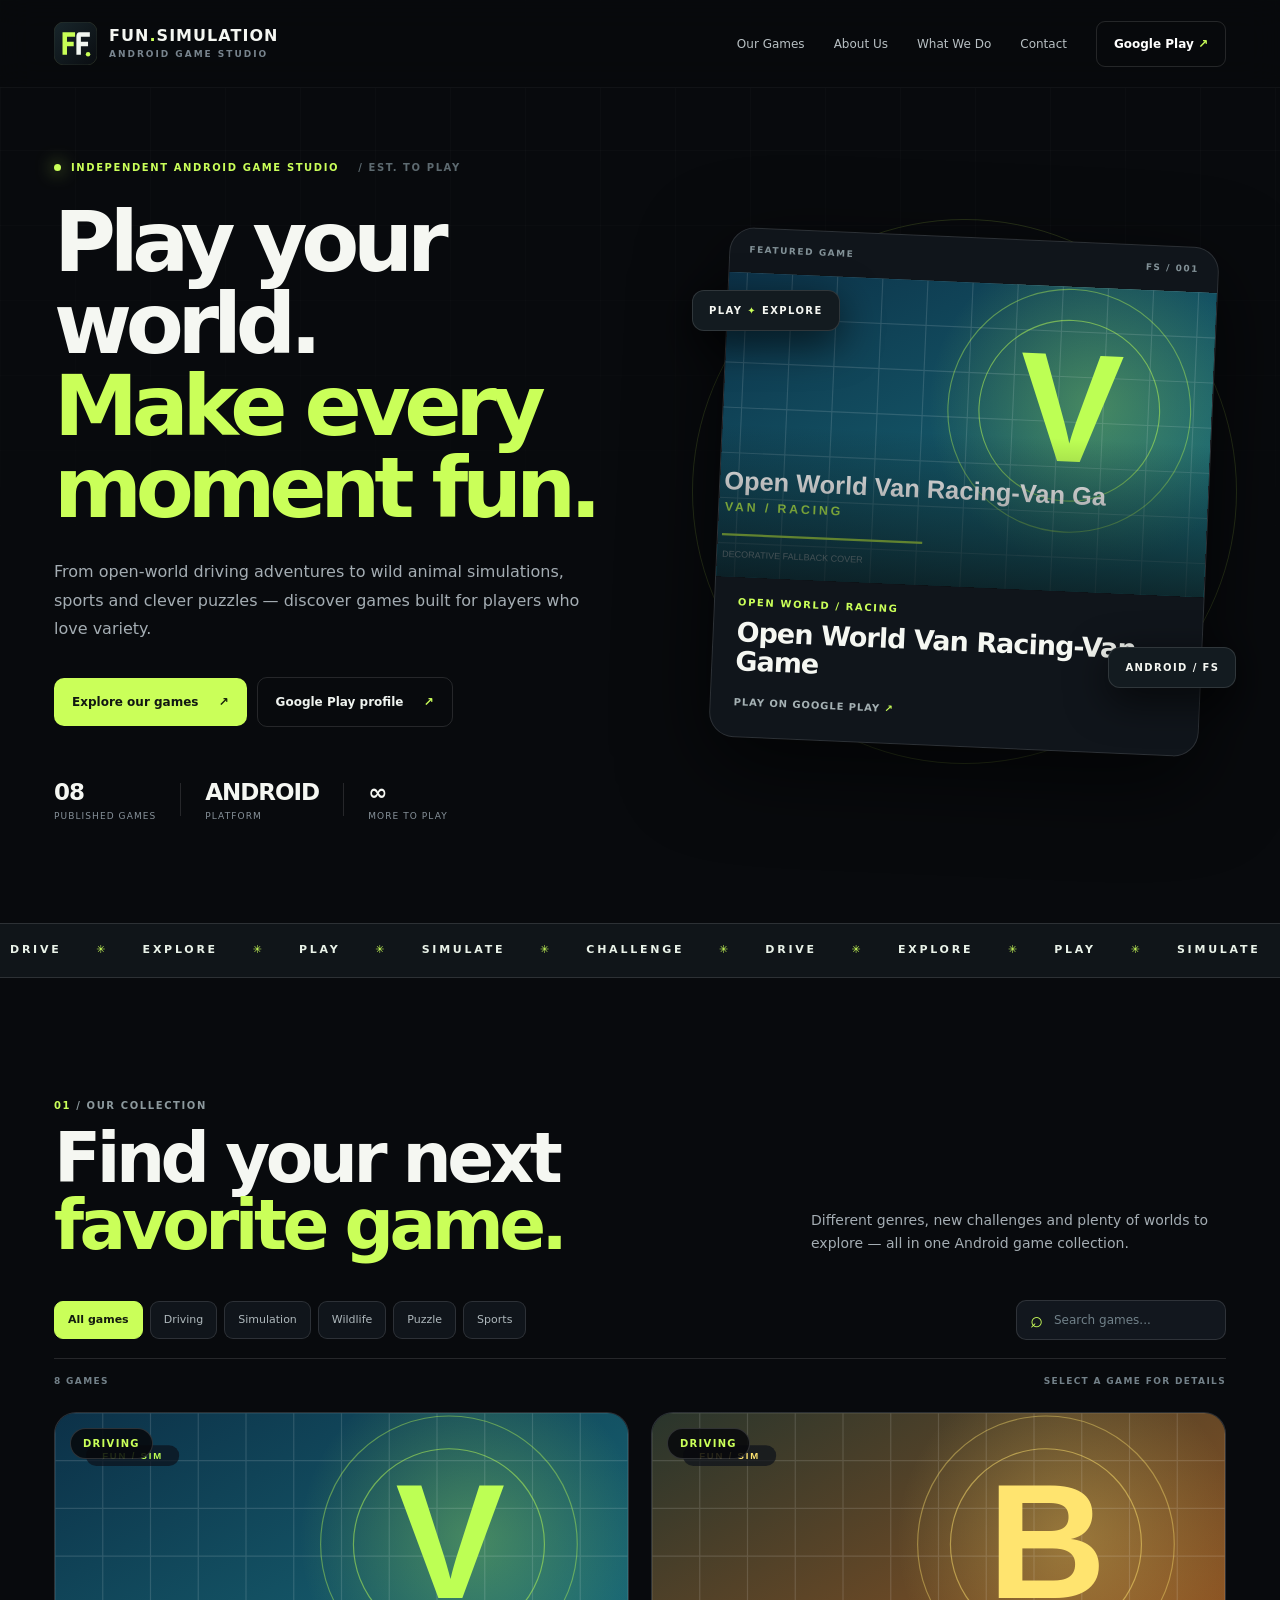
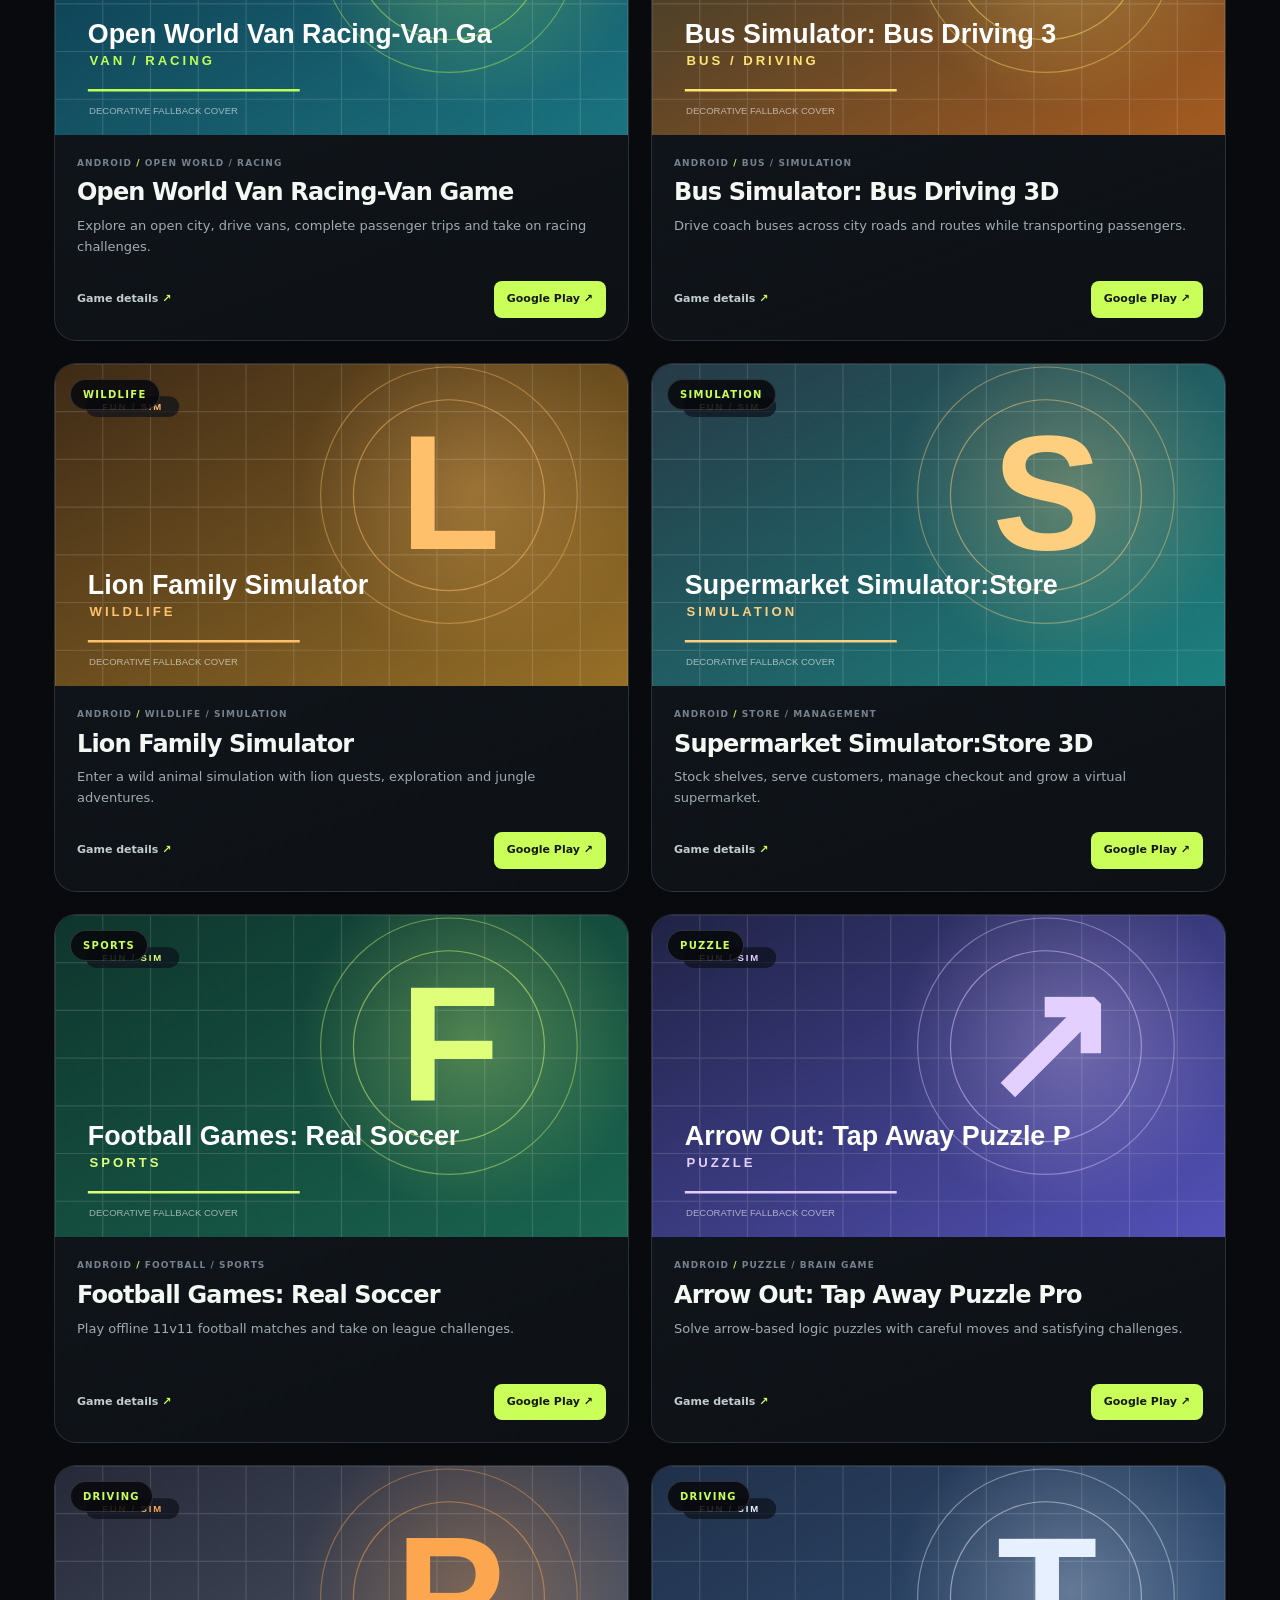
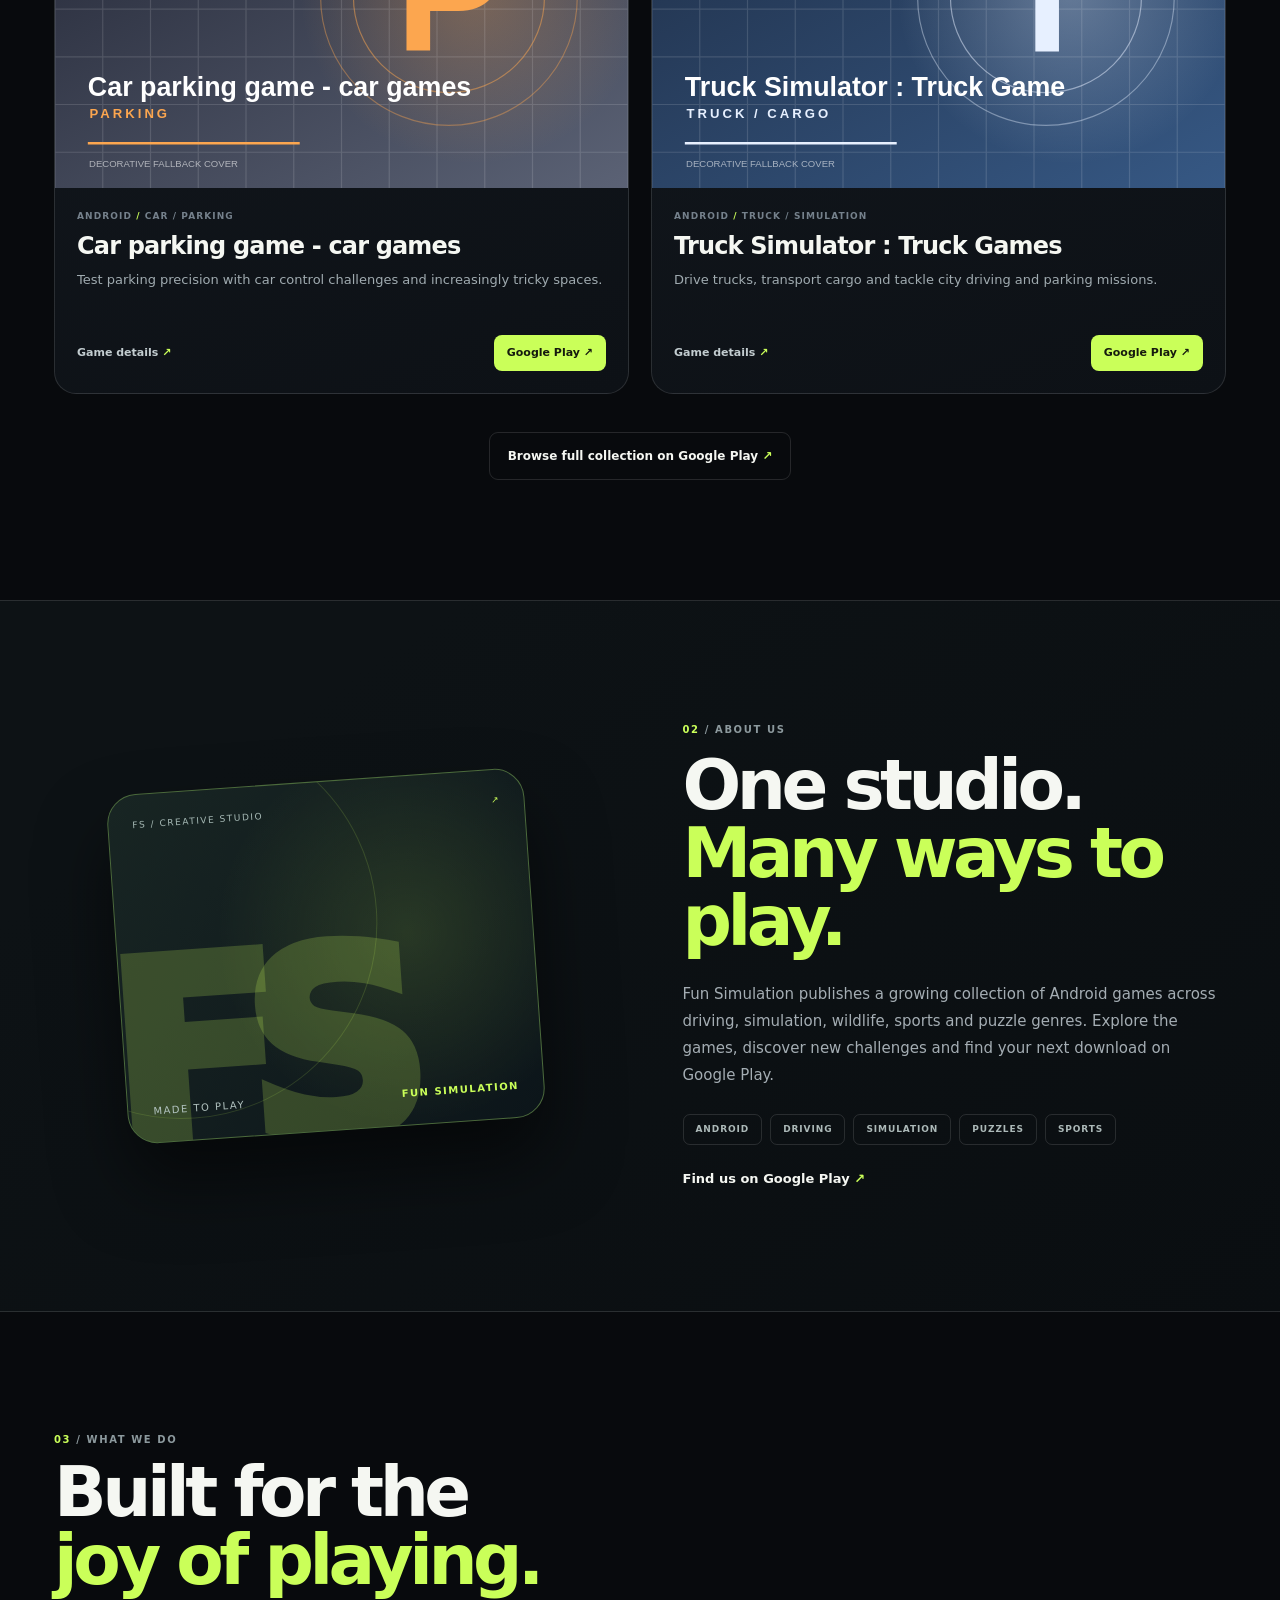
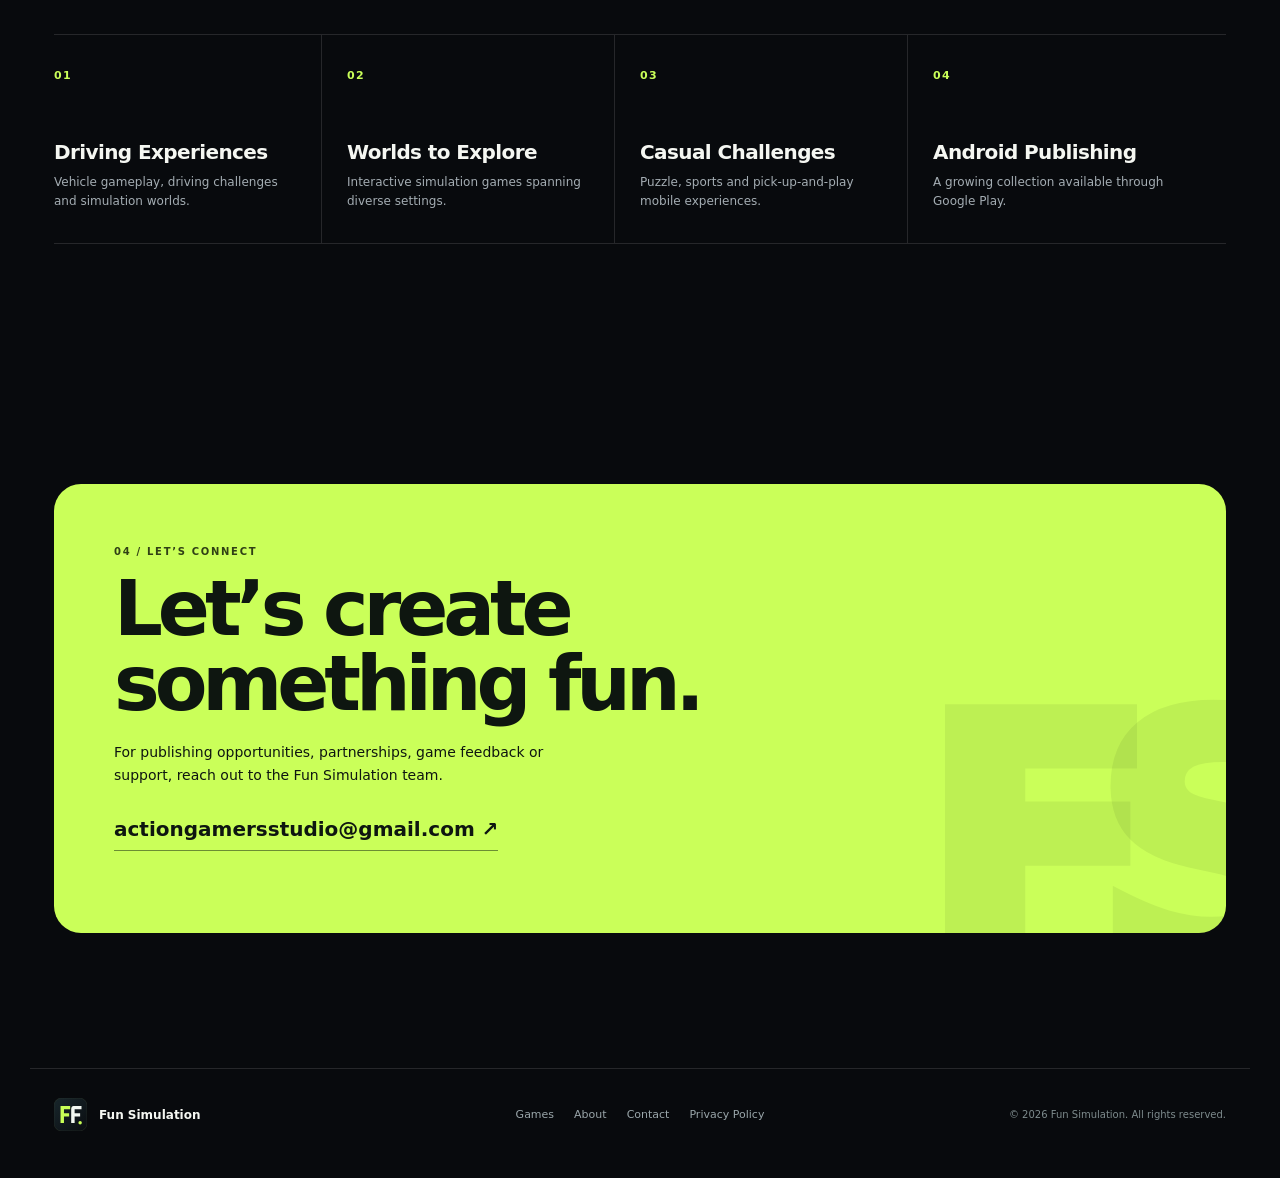
<file: index.html>
<!doctype html><html lang="en"><head><meta charset="utf-8"><meta name="viewport" content="width=device-width,initial-scale=1"><meta name="theme-color" content="#070a0c"><meta name="description" content="Discover driving, simulation, sports and puzzle games from Fun Simulation on Google Play."><title>Fun Simulation — Android Game Studio</title><link rel="icon" href="assets/logo.svg" type="image/svg+xml"><link rel="stylesheet" href="style.css"></head><body><a class="skip" href="#games">Skip to games</a>
<header class="header"><div class="shell head-inner"><a class="brand" href="#home"><img class="brand-logo" src="assets/logo.svg" alt="Fun Simulation logo"><span class="brand-word">FUN<span class="accent">.</span>SIMULATION<small>ANDROID GAME STUDIO</small></span></a><button class="menu-button" id="menu" aria-label="Open navigation" aria-controls="navigation" aria-expanded="false">☰</button><nav id="navigation" class="nav"><a href="#games">Our Games</a><a href="#about">About Us</a><a href="#services">What We Do</a><a href="#contact">Contact</a><a class="nav-store" id="nav-store" href="https://play.google.com/store/apps/developer?id=FunSimulation" target="_blank" rel="noopener noreferrer">Google Play <span>↗</span></a></nav></div></header>
<main><section id="home" class="hero shell"><div class="hero-copy"><div class="eyebrow"><span class="light-dot"></span><span id="hero-eyebrow">INDEPENDENT ANDROID GAME STUDIO</span><span class="overline-count">/ EST. TO PLAY</span></div><h1 id="hero-title">Play your world.<br><em>Make every moment fun.</em></h1><p id="hero-description" class="hero-desc">From open-world driving adventures to wild animal simulations, sports and clever puzzles — discover games built for players who love variety.</p><div class="cta-row"><a class="btn primary" href="#games">Explore our games <span>↗</span></a><a class="btn secondary" id="hero-store" target="_blank" rel="noopener noreferrer" href="https://play.google.com/store/apps/developer?id=FunSimulation">Google Play profile <span>↗</span></a></div><div class="hero-facts"><span><b id="stat-game-count">08</b><small>PUBLISHED GAMES</small></span><i></i><span><b>ANDROID</b><small>PLATFORM</small></span><i></i><span><b>∞</b><small>MORE TO PLAY</small></span></div></div>
<div class="hero-side"><div class="halo"></div><div class="orbit orbit-a"></div><div class="orbit orbit-b"></div><div class="poster"><div class="poster-header"><span>FEATURED GAME</span><span>FS / 001</span></div><div class="poster-media"><img id="featured-image" src="https://play-lh.googleusercontent.com/5aDN3HYE13L13xc8lefNcALmXBS_lBks1AXasiWnXmceufNmk4xwc50_-ksA6Vl9xmIa_Yg_yG_1LBZmaWtGY44=w526-h296" onerror="this.onerror=null;this.src='assets/covers/van.svg'" alt="Open World Van Racing screenshot"><div class="poster-sheen"></div></div><div class="poster-bottom"><small id="featured-category">OPEN WORLD / RACING</small><h3 id="featured-name">Open World Van Racing-Van Game</h3><a id="featured-link" href="https://play.google.com/store/apps/details?id=com.parwana.openworld.vanracing.vansimulation.cargames" target="_blank" rel="noopener noreferrer">PLAY ON GOOGLE PLAY <span>↗</span></a></div></div><div class="float-pill top-pill">PLAY <span>✦</span> EXPLORE</div><div class="float-pill bottom-pill">ANDROID / FS</div></div></section>
<div class="marquee" aria-hidden="true"><div>DRIVE <span>✳</span> EXPLORE <span>✳</span> PLAY <span>✳</span> SIMULATE <span>✳</span> CHALLENGE <span>✳</span> DRIVE <span>✳</span> EXPLORE <span>✳</span> PLAY <span>✳</span> SIMULATE <span>✳</span></div></div>
<section id="games" class="section shell"><div class="section-top"><div><div class="kicker">01 <span> / OUR COLLECTION</span></div><h2>Find your next<br><em>favorite game.</em></h2></div><p>Different genres, new challenges and plenty of worlds to explore — all in one Android game collection.</p></div><div class="catalog-toolbar"><div class="filters" id="filters" role="group" aria-label="Filter games"><button class="active" type="button" data-filter="All">All games</button><button type="button" data-filter="Driving">Driving</button><button type="button" data-filter="Simulation">Simulation</button><button type="button" data-filter="Wildlife">Wildlife</button><button type="button" data-filter="Puzzle">Puzzle</button><button type="button" data-filter="Sports">Sports</button></div><div class="search-wrap"><label for="game-search" class="sr-only">Search games</label><span>⌕</span><input type="search" id="game-search" placeholder="Search games..." autocomplete="off"></div></div><div class="catalog-note"><span id="result-count">8 GAMES</span><span>SELECT A GAME FOR DETAILS</span></div><div id="games-grid" class="games-grid"><article class="game-card" data-category="Driving" data-id="van"><div class="game-art"><img loading="lazy" src="https://play-lh.googleusercontent.com/5aDN3HYE13L13xc8lefNcALmXBS_lBks1AXasiWnXmceufNmk4xwc50_-ksA6Vl9xmIa_Yg_yG_1LBZmaWtGY44=w526-h296" alt="Open World Van Racing-Van Game game artwork" onerror="this.onerror=null;this.src='assets/covers/van.svg'"><span class="game-category">Driving</span></div><div class="game-details"><div class="game-small">ANDROID <b> / </b> OPEN WORLD / RACING</div><h3>Open World Van Racing-Van Game</h3><p>Explore an open city, drive vans, complete passenger trips and take on racing challenges.</p><div class="game-bottom"><button type="button" class="detail-link" data-open="van">Game details <span>↗</span></button><a class="play-button" target="_blank" rel="noopener noreferrer" href="https://play.google.com/store/apps/details?id=com.parwana.openworld.vanracing.vansimulation.cargames" aria-label="View Open World Van Racing-Van Game on Google Play">Google Play <span>↗</span></a></div></div></article>
<article class="game-card" data-category="Driving" data-id="bus"><div class="game-art"><img loading="lazy" src="https://play-lh.googleusercontent.com/YnMe5xVdVm3mG94REGc9Y7V3rsg-zNiFi3Efb4Bm_mi9xN2Sj2d7AoQVgjPvHDfP-cvuLJQtdq2QYLLPSi98=w526-h296" alt="Bus Simulator: Bus Driving 3D game artwork" onerror="this.onerror=null;this.src='assets/covers/bus.svg'"><span class="game-category">Driving</span></div><div class="game-details"><div class="game-small">ANDROID <b> / </b> BUS / SIMULATION</div><h3>Bus Simulator: Bus Driving 3D</h3><p>Drive coach buses across city roads and routes while transporting passengers.</p><div class="game-bottom"><button type="button" class="detail-link" data-open="bus">Game details <span>↗</span></button><a class="play-button" target="_blank" rel="noopener noreferrer" href="https://play.google.com/store/apps/details?id=com.funsimulation.busgames.bussimulator.vehiclegames" aria-label="View Bus Simulator: Bus Driving 3D on Google Play">Google Play <span>↗</span></a></div></div></article>
<article class="game-card" data-category="Wildlife" data-id="lion"><div class="game-art"><img loading="lazy" src="assets/covers/lion.svg" alt="Lion Family Simulator game artwork" onerror="this.onerror=null;this.src='assets/covers/lion.svg'"><span class="game-category">Wildlife</span></div><div class="game-details"><div class="game-small">ANDROID <b> / </b> WILDLIFE / SIMULATION</div><h3>Lion Family Simulator</h3><p>Enter a wild animal simulation with lion quests, exploration and jungle adventures.</p><div class="game-bottom"><button type="button" class="detail-link" data-open="lion">Game details <span>↗</span></button><a class="play-button" target="_blank" rel="noopener noreferrer" href="https://play.google.com/store/apps/details?id=com.funcraft.games.lion.family.simulator.wild" aria-label="View Lion Family Simulator on Google Play">Google Play <span>↗</span></a></div></div></article>
<article class="game-card" data-category="Simulation" data-id="supermarket"><div class="game-art"><img loading="lazy" src="https://play-lh.googleusercontent.com/nOrrVH-l5uIEAovqAVanQytEG4cWhrw9HF3AEXPiACipU2ZYg1ZsePwHzpj4CihefJC3i91aaQAQoxWR6_fuNOc=w526-h296" alt="Supermarket Simulator:Store 3D game artwork" onerror="this.onerror=null;this.src='assets/covers/supermarket.svg'"><span class="game-category">Simulation</span></div><div class="game-details"><div class="game-small">ANDROID <b> / </b> STORE / MANAGEMENT</div><h3>Supermarket Simulator:Store 3D</h3><p>Stock shelves, serve customers, manage checkout and grow a virtual supermarket.</p><div class="game-bottom"><button type="button" class="detail-link" data-open="supermarket">Game details <span>↗</span></button><a class="play-button" target="_blank" rel="noopener noreferrer" href="https://play.google.com/store/apps/details?id=com.fs.supermarket.simulator.my.store.superstore.games.offline" aria-label="View Supermarket Simulator:Store 3D on Google Play">Google Play <span>↗</span></a></div></div></article>
<article class="game-card" data-category="Sports" data-id="football"><div class="game-art"><img loading="lazy" src="https://play-lh.googleusercontent.com/6QlRzSFyE4TpynyX3XhQf38CdySm5aCsabQohIgy11AcfeBd7E5BRtK3DRLlA5wUpUj-8UxqEttmRK6qHZPwPQ=w526-h296" alt="Football Games: Real Soccer game artwork" onerror="this.onerror=null;this.src='assets/covers/football.svg'"><span class="game-category">Sports</span></div><div class="game-details"><div class="game-small">ANDROID <b> / </b> FOOTBALL / SPORTS</div><h3>Football Games: Real Soccer</h3><p>Play offline 11v11 football matches and take on league challenges.</p><div class="game-bottom"><button type="button" class="detail-link" data-open="football">Game details <span>↗</span></button><a class="play-button" target="_blank" rel="noopener noreferrer" href="https://play.google.com/store/apps/details?id=com.funsim.footballgames.soccergames.sportsgames" aria-label="View Football Games: Real Soccer on Google Play">Google Play <span>↗</span></a></div></div></article>
<article class="game-card" data-category="Puzzle" data-id="arrow"><div class="game-art"><img loading="lazy" src="https://play-lh.googleusercontent.com/7psqP_cniGxzF2Fe3XuejDD3up8l1f7k1In3rxqcRw_0kQINQLsecWLNXjpgm7t_KNZTiIIHiO0XWfnK65ar5gE=w526-h296" alt="Arrow Out: Tap Away Puzzle Pro game artwork" onerror="this.onerror=null;this.src='assets/covers/arrow.svg'"><span class="game-category">Puzzle</span></div><div class="game-details"><div class="game-small">ANDROID <b> / </b> PUZZLE / BRAIN GAME</div><h3>Arrow Out: Tap Away Puzzle Pro</h3><p>Solve arrow-based logic puzzles with careful moves and satisfying challenges.</p><div class="game-bottom"><button type="button" class="detail-link" data-open="arrow">Game details <span>↗</span></button><a class="play-button" target="_blank" rel="noopener noreferrer" href="https://play.google.com/store/apps/details?id=com.funsimulation.arrowout.tapaway.puzzle" aria-label="View Arrow Out: Tap Away Puzzle Pro on Google Play">Google Play <span>↗</span></a></div></div></article>
<article class="game-card" data-category="Driving" data-id="parking"><div class="game-art"><img loading="lazy" src="https://play-lh.googleusercontent.com/3u-BFT0ArJH82wnIQs6WTTaFrqF_A1gMTGJYnjz6F-sE8pw6wpvFnJvUvwNs1SuZ1hm_UE4WmrjsL8xG9Plt=w526-h296" alt="Car parking game - car games game artwork" onerror="this.onerror=null;this.src='assets/covers/parking.svg'"><span class="game-category">Driving</span></div><div class="game-details"><div class="game-small">ANDROID <b> / </b> CAR / PARKING</div><h3>Car parking game - car games</h3><p>Test parking precision with car control challenges and increasingly tricky spaces.</p><div class="game-bottom"><button type="button" class="detail-link" data-open="parking">Game details <span>↗</span></button><a class="play-button" target="_blank" rel="noopener noreferrer" href="https://play.google.com/store/apps/details?id=com.funsimulation.carparkinggame.cargames" aria-label="View Car parking game - car games on Google Play">Google Play <span>↗</span></a></div></div></article>
<article class="game-card" data-category="Driving" data-id="truck"><div class="game-art"><img loading="lazy" src="https://play-lh.googleusercontent.com/J-3MOiIBc4tYf-3QhfyTk4lnN3S94PanU-RbixaEE-NDkr_ml__BM8ptCyTBXuk45VjOL8KFKCzgPi_G6AVG4w=w526-h296" alt="Truck Simulator : Truck Games game artwork" onerror="this.onerror=null;this.src='assets/covers/truck.svg'"><span class="game-category">Driving</span></div><div class="game-details"><div class="game-small">ANDROID <b> / </b> TRUCK / SIMULATION</div><h3>Truck Simulator : Truck Games</h3><p>Drive trucks, transport cargo and tackle city driving and parking missions.</p><div class="game-bottom"><button type="button" class="detail-link" data-open="truck">Game details <span>↗</span></button><a class="play-button" target="_blank" rel="noopener noreferrer" href="https://play.google.com/store/apps/details?id=com.funsimulation.truck.parking.simulation.game" aria-label="View Truck Simulator : Truck Games on Google Play">Google Play <span>↗</span></a></div></div></article></div><p id="no-games" class="empty" hidden>No games match your search. Try a different filter.</p><div class="collection-foot"><a id="all-store" href="https://play.google.com/store/apps/developer?id=FunSimulation" target="_blank" rel="noopener noreferrer">Browse full collection on Google Play <span>↗</span></a></div></section>
<section id="about" class="section about-section"><div class="shell about-grid"><div class="about-visual"><div class="about-panel"><div class="about-panel-top">FS / CREATIVE STUDIO <span>↗</span></div><div class="big-fs">FS</div><div class="about-panel-bottom"><span>MADE TO PLAY</span><b>FUN SIMULATION</b></div></div></div><div class="about-copy"><div class="kicker">02 <span> / ABOUT US</span></div><h2 id="about-title">One studio.<br><em>Many ways to play.</em></h2><p id="about-text">Fun Simulation publishes a growing collection of Android games across driving, simulation, wildlife, sports and puzzle genres. Explore the games, discover new challenges and find your next download on Google Play.</p><div class="about-chips"><span>ANDROID</span><span>DRIVING</span><span>SIMULATION</span><span>PUZZLES</span><span>SPORTS</span></div><a class="text-link" id="about-store" href="https://play.google.com/store/apps/developer?id=FunSimulation" target="_blank" rel="noopener noreferrer">Find us on Google Play <span>↗</span></a></div></div></section>
<section id="services" class="section shell services-section"><div class="section-top"><div><div class="kicker">03 <span> / WHAT WE DO</span></div><h2>Built for the<br><em>joy of playing.</em></h2></div></div><div id="service-grid" class="service-grid"><article><span>01</span><h3>Driving Experiences</h3><p>Vehicle gameplay, driving challenges and simulation worlds.</p></article><article><span>02</span><h3>Worlds to Explore</h3><p>Interactive simulation games spanning diverse settings.</p></article><article><span>03</span><h3>Casual Challenges</h3><p>Puzzle, sports and pick-up-and-play mobile experiences.</p></article><article><span>04</span><h3>Android Publishing</h3><p>A growing collection available through Google Play.</p></article></div></section>
<section id="contact" class="section shell contact-section"><div class="contact-panel"><div class="contact-content"><div class="contact-kicker">04 / LET’S CONNECT</div><h2 id="contact-title">Let’s create<br><em>something fun.</em></h2><p id="contact-text">For publishing opportunities, partnerships, game feedback or support, reach out to the Fun Simulation team.</p><a class="contact-email" id="contact-email" href="mailto:actiongamersstudio@gmail.com">actiongamersstudio@gmail.com <span>↗</span></a><div id="socials" class="socials"></div></div><div class="contact-mark">FS</div></div></section></main><footer class="shell footer"><a href="#home" class="footer-brand"><img class="brand-logo" src="assets/logo.svg" alt=""><strong id="footer-name">Fun Simulation</strong></a><nav aria-label="Footer"><a href="#games">Games</a><a href="#about">About</a><a href="#contact">Contact</a><a href="privacy.html">Privacy Policy</a></nav><small id="copyright">© 2026 Fun Simulation. All rights reserved.</small></footer>
<dialog class="modal" id="game-modal" aria-labelledby="modal-title"><button class="modal-close" id="modal-close" aria-label="Close game details" type="button">×</button><div class="modal-content"><div class="modal-image"><img id="modal-art" src="assets/covers/van.svg" alt="Game artwork"></div><div class="modal-copy"><div class="modal-kicker" id="modal-category">DRIVING</div><h2 id="modal-title">Game title</h2><p id="modal-description">Game description</p><a id="modal-store" href="#" class="btn primary" target="_blank" rel="noopener noreferrer">Open on Google Play <span>↗</span></a></div></div><div id="modal-gallery" class="modal-gallery"></div></dialog><script src="content.js"></script><script src="script.js"></script></body></html>
</file>
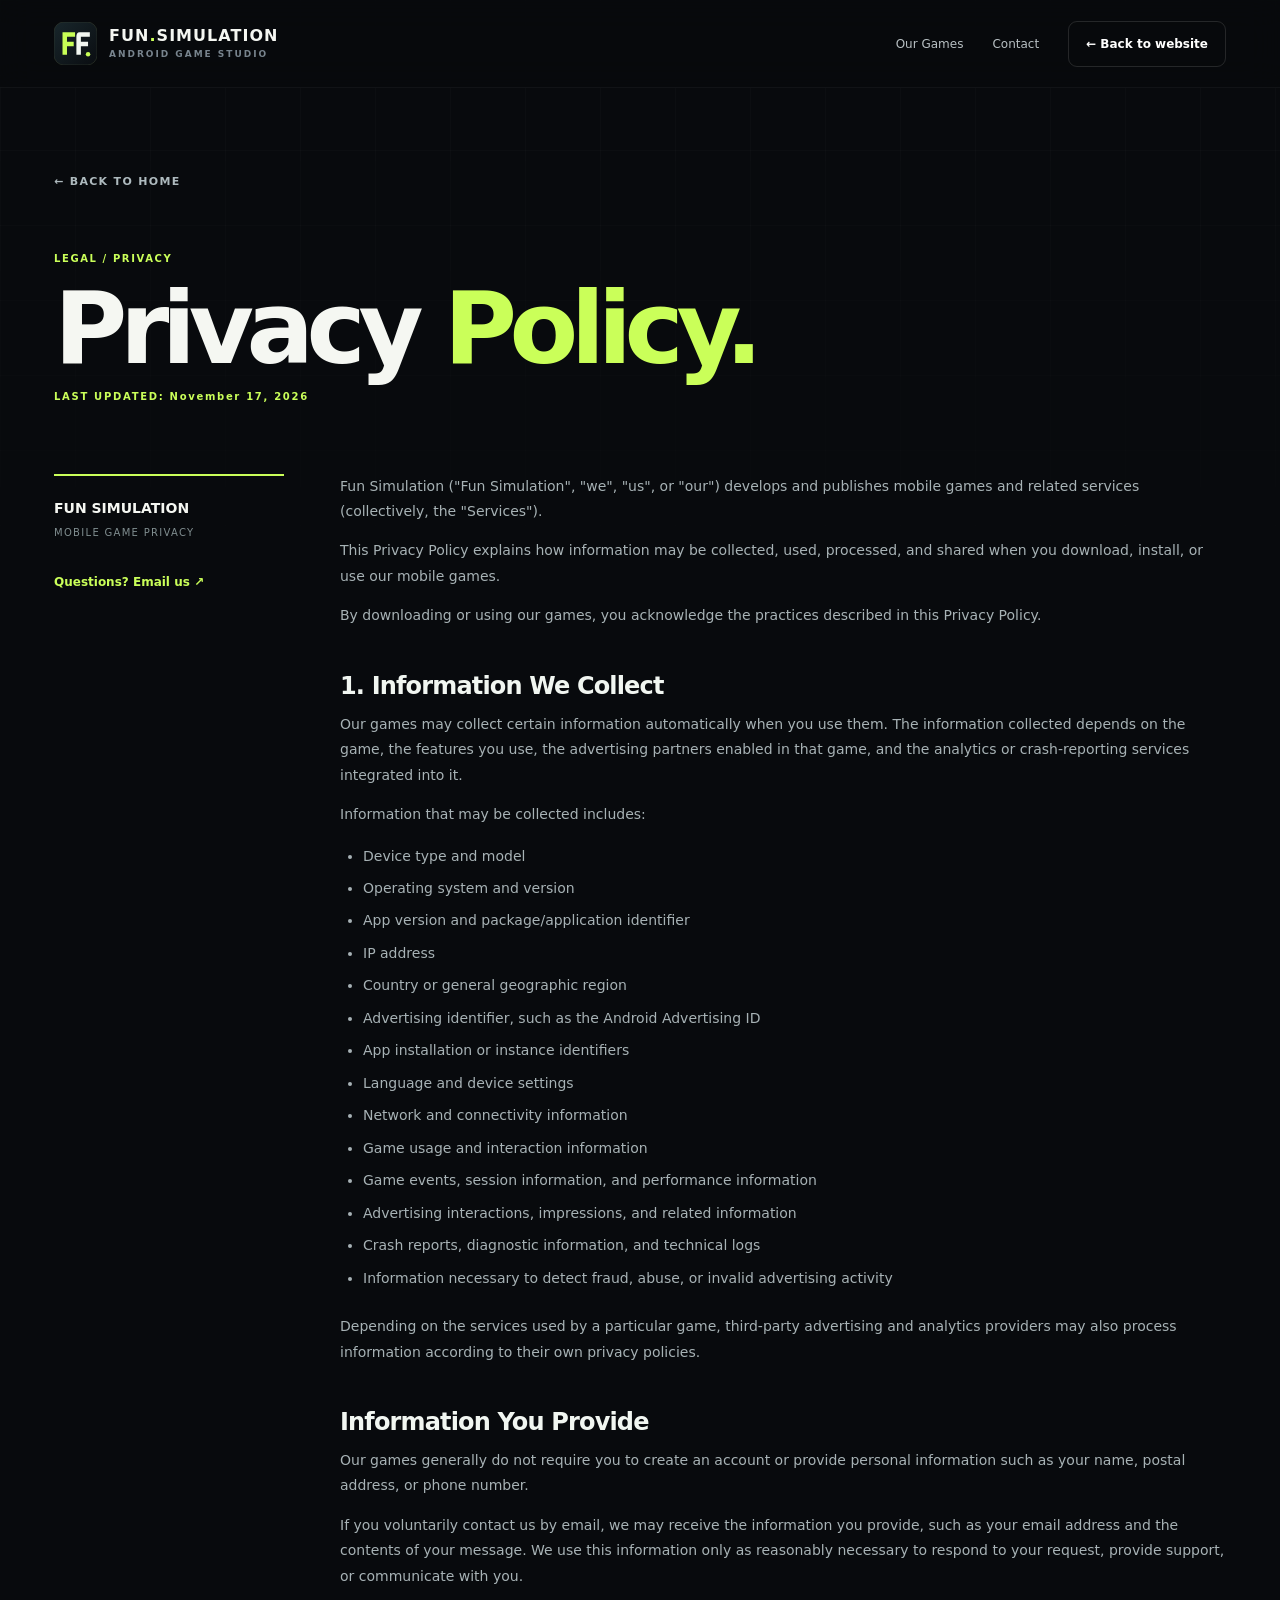
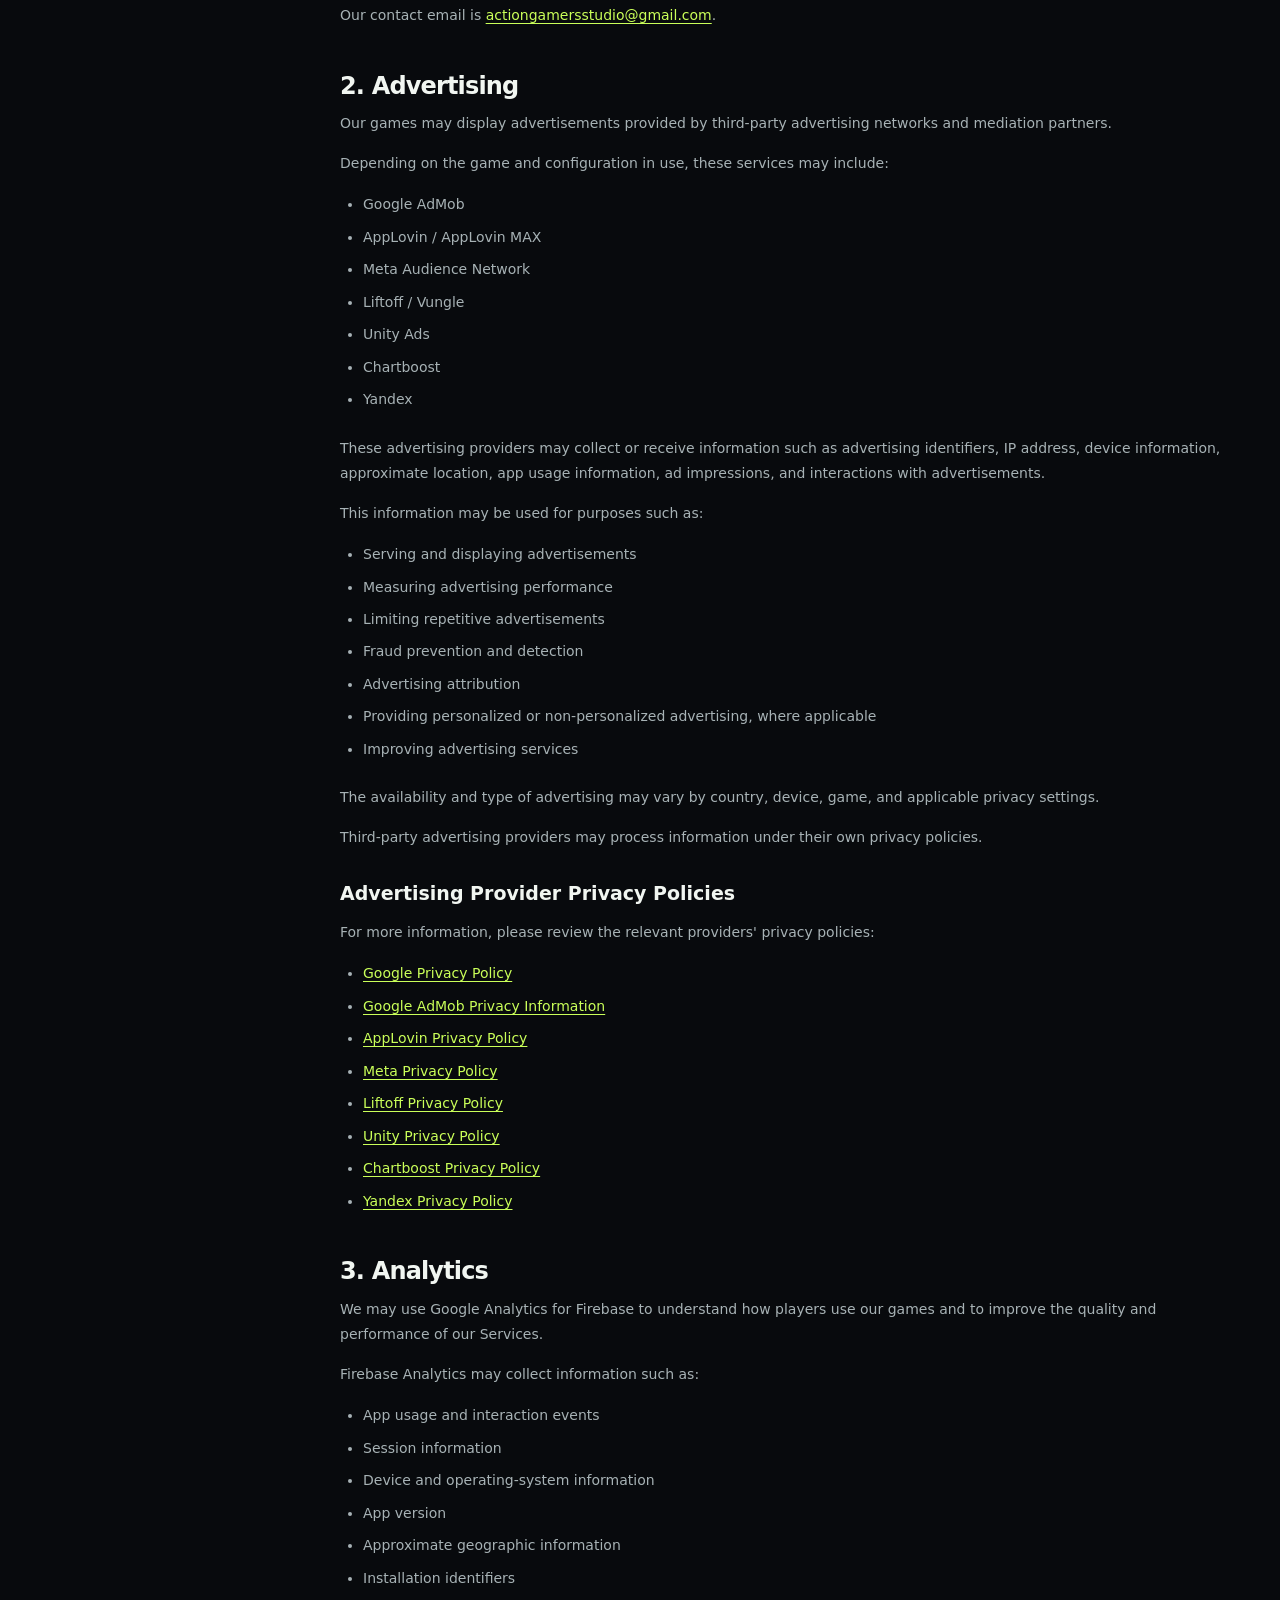
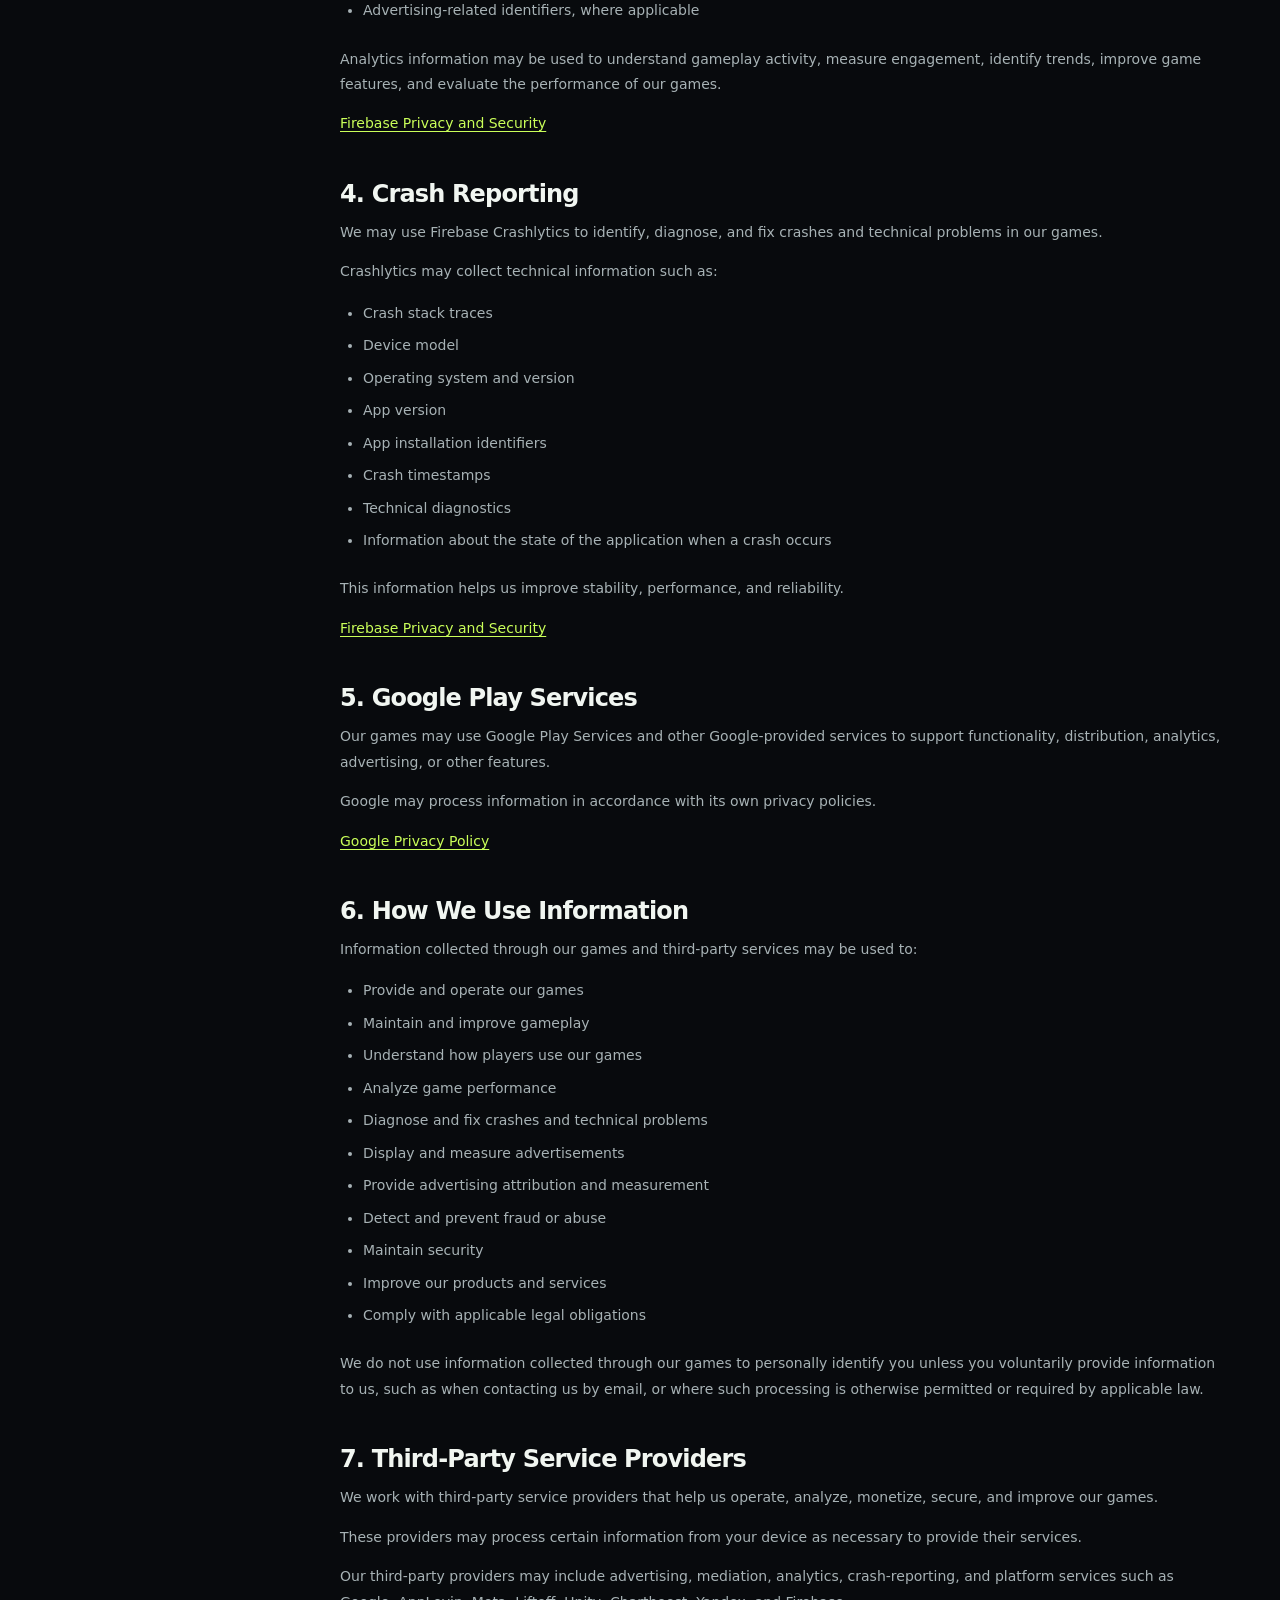
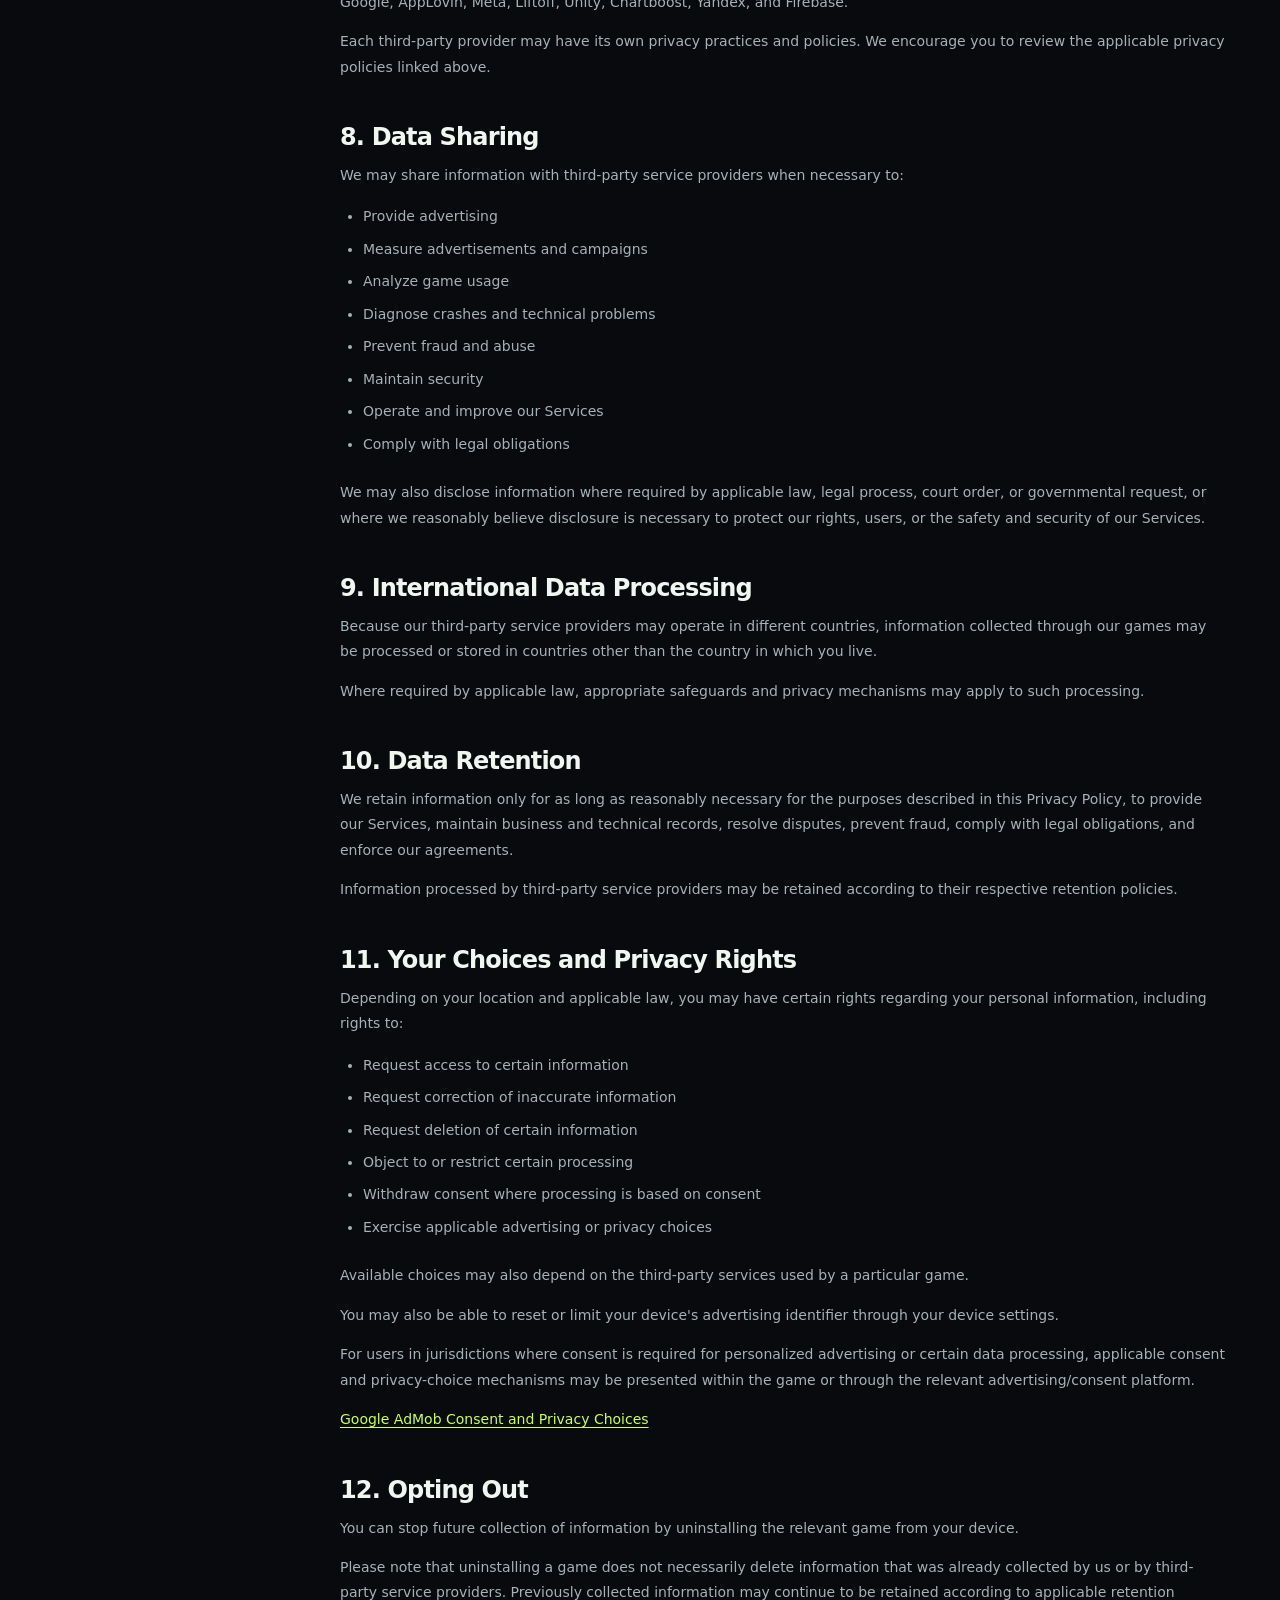
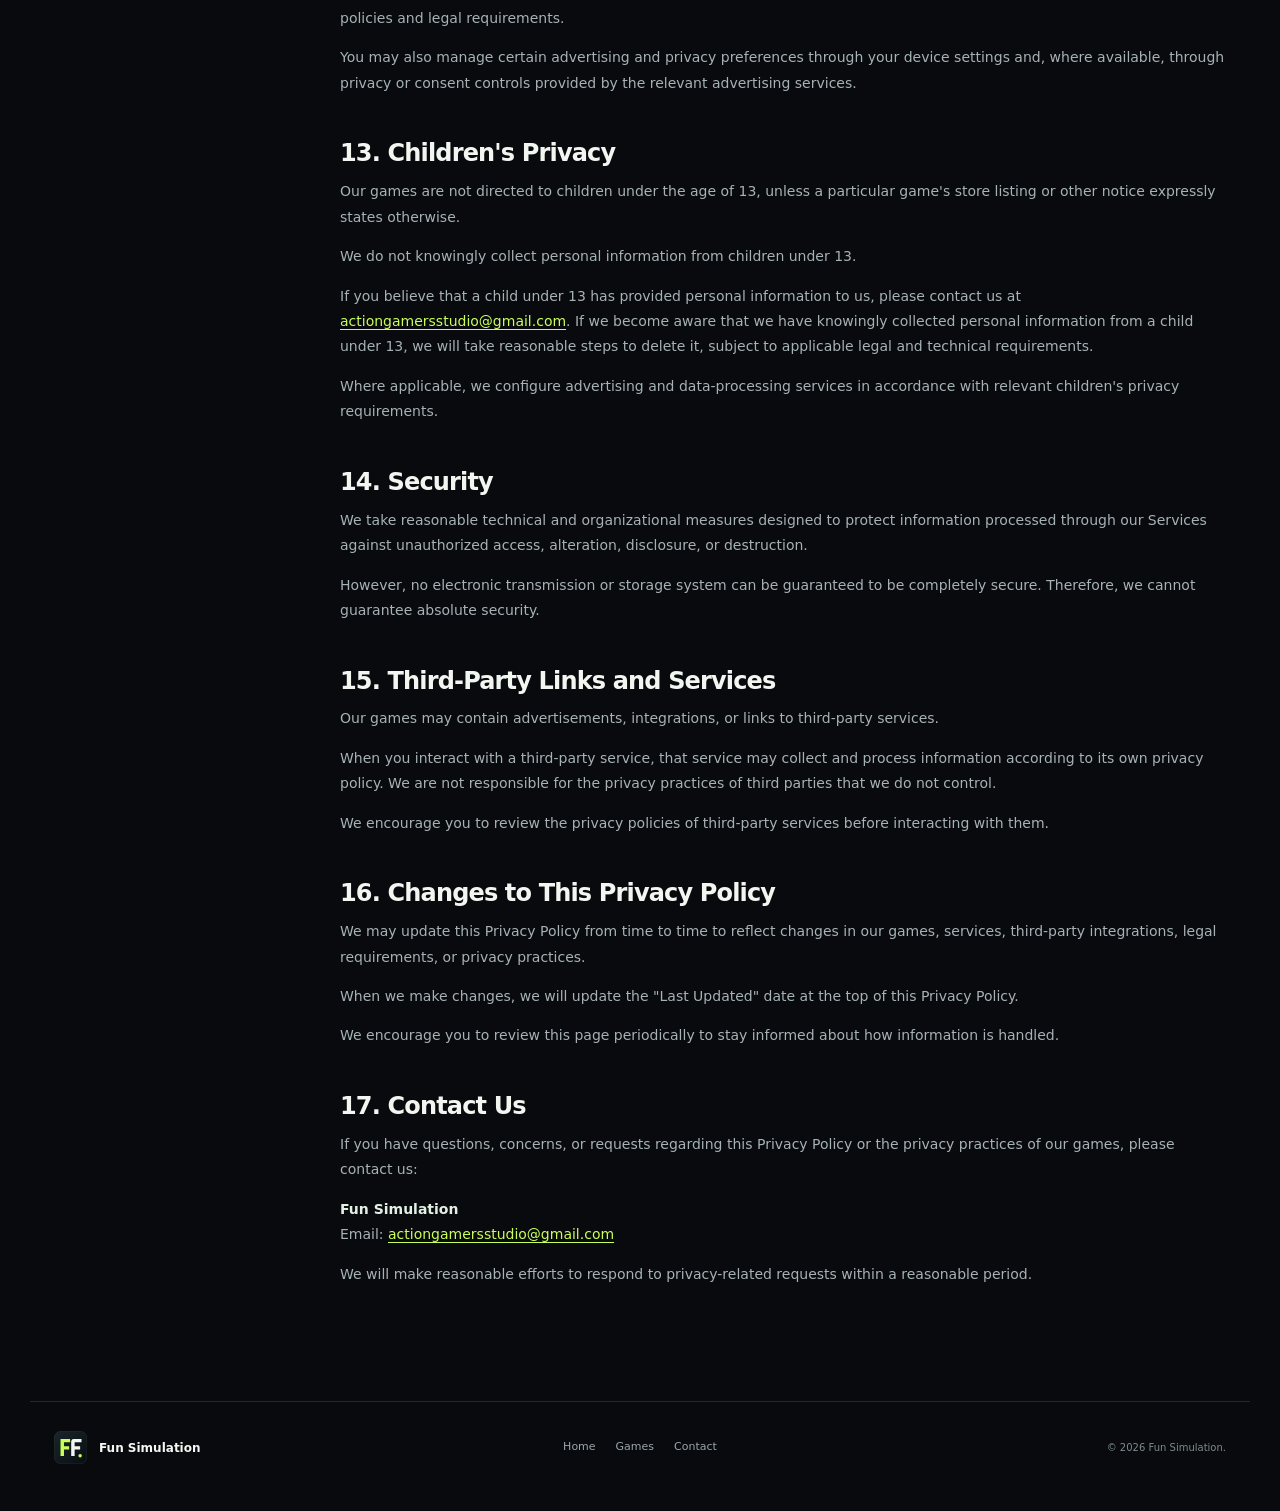
<file: privacy.html>
<!doctype html><html lang="en"><head><meta charset="utf-8"><meta name="viewport" content="width=device-width,initial-scale=1"><meta name="theme-color" content="#070a0c"><meta name="description" content="Fun Simulation mobile games Privacy Policy."><title>Privacy Policy — Fun Simulation</title><link rel="icon" href="assets/logo.svg" type="image/svg+xml"><link rel="stylesheet" href="style.css"></head><body class="privacy-page"><header class="header"><div class="shell head-inner"><a class="brand" href="index.html"><img class="brand-logo" src="assets/logo.svg" alt=""><span class="brand-word">FUN<span class="accent">.</span>SIMULATION<small>ANDROID GAME STUDIO</small></span></a><nav class="nav privacy-nav"><a href="index.html#games">Our Games</a><a href="index.html#contact">Contact</a><a class="nav-store" href="index.html">← Back to website</a></nav><a class="mobile-back" href="index.html">← Home</a></div></header><main class="privacy-shell shell"><a class="privacy-back" href="index.html">← BACK TO HOME</a><div class="kicker">LEGAL / PRIVACY</div><h1>Privacy <em>Policy.</em></h1><p class="last-updated" id="updated">LAST UPDATED: November 17, 2026</p><div class="privacy-layout"><aside class="privacy-side"><strong>FUN SIMULATION</strong><span>MOBILE GAME PRIVACY</span><a href="mailto:actiongamersstudio@gmail.com">Questions? Email us ↗</a></aside><div class="privacy-document" id="privacyContent"><article class="privacy-document">

  <p>
    Fun Simulation ("Fun Simulation", "we", "us", or "our") develops and publishes
    mobile games and related services (collectively, the "Services").
  </p>

  <p>
    This Privacy Policy explains how information may be collected, used, processed,
    and shared when you download, install, or use our mobile games.
  </p>

  <p>
    By downloading or using our games, you acknowledge the practices described in
    this Privacy Policy.
  </p>

  <h2>1. Information We Collect</h2>

  <p>
    Our games may collect certain information automatically when you use them.
    The information collected depends on the game, the features you use, the
    advertising partners enabled in that game, and the analytics or crash-reporting
    services integrated into it.
  </p>

  <p>Information that may be collected includes:</p>

  <ul>
    <li>Device type and model</li>
    <li>Operating system and version</li>
    <li>App version and package/application identifier</li>
    <li>IP address</li>
    <li>Country or general geographic region</li>
    <li>Advertising identifier, such as the Android Advertising ID</li>
    <li>App installation or instance identifiers</li>
    <li>Language and device settings</li>
    <li>Network and connectivity information</li>
    <li>Game usage and interaction information</li>
    <li>Game events, session information, and performance information</li>
    <li>Advertising interactions, impressions, and related information</li>
    <li>Crash reports, diagnostic information, and technical logs</li>
    <li>Information necessary to detect fraud, abuse, or invalid advertising activity</li>
  </ul>

  <p>
    Depending on the services used by a particular game, third-party advertising
    and analytics providers may also process information according to their own
    privacy policies.
  </p>

  <h2>Information You Provide</h2>

  <p>
    Our games generally do not require you to create an account or provide personal
    information such as your name, postal address, or phone number.
  </p>

  <p>
    If you voluntarily contact us by email, we may receive the information you
    provide, such as your email address and the contents of your message. We use
    this information only as reasonably necessary to respond to your request,
    provide support, or communicate with you.
  </p>

  <p>Our contact email is <a href="mailto:actiongamersstudio@gmail.com">actiongamersstudio@gmail.com</a>.</p>

  <h2>2. Advertising</h2>

  <p>
    Our games may display advertisements provided by third-party advertising
    networks and mediation partners.
  </p>

  <p>Depending on the game and configuration in use, these services may include:</p>

  <ul>
    <li>Google AdMob</li>
    <li>AppLovin / AppLovin MAX</li>
    <li>Meta Audience Network</li>
    <li>Liftoff / Vungle</li>
    <li>Unity Ads</li>
    <li>Chartboost</li>
    <li>Yandex</li>
  </ul>

  <p>
    These advertising providers may collect or receive information such as
    advertising identifiers, IP address, device information, approximate location,
    app usage information, ad impressions, and interactions with advertisements.
  </p>

  <p>This information may be used for purposes such as:</p>

  <ul>
    <li>Serving and displaying advertisements</li>
    <li>Measuring advertising performance</li>
    <li>Limiting repetitive advertisements</li>
    <li>Fraud prevention and detection</li>
    <li>Advertising attribution</li>
    <li>Providing personalized or non-personalized advertising, where applicable</li>
    <li>Improving advertising services</li>
  </ul>

  <p>
    The availability and type of advertising may vary by country, device, game,
    and applicable privacy settings.
  </p>

  <p>
    Third-party advertising providers may process information under their own
    privacy policies.
  </p>

  <h3>Advertising Provider Privacy Policies</h3>

  <p>For more information, please review the relevant providers' privacy policies:</p>

  <ul>
    <li><a href="https://policies.google.com/privacy" target="_blank" rel="noopener">Google Privacy Policy</a></li>
    <li><a href="https://support.google.com/admob/answer/6128543" target="_blank" rel="noopener">Google AdMob Privacy Information</a></li>
    <li><a href="https://legal.applovin.com/privacy/" target="_blank" rel="noopener">AppLovin Privacy Policy</a></li>
    <li><a href="https://www.facebook.com/privacy/policies/" target="_blank" rel="noopener">Meta Privacy Policy</a></li>
    <li><a href="https://liftoff.io/privacy-policy/" target="_blank" rel="noopener">Liftoff Privacy Policy</a></li>
    <li><a href="https://unity.com/legal/privacy-policy" target="_blank" rel="noopener">Unity Privacy Policy</a></li>
    <li><a href="https://www.chartboost.com/legal/privacy-policy/" target="_blank" rel="noopener">Chartboost Privacy Policy</a></li>
    <li><a href="https://yandex.com/legal/confidential/en/" target="_blank" rel="noopener">Yandex Privacy Policy</a></li>
  </ul>

  <h2>3. Analytics</h2>

  <p>
    We may use Google Analytics for Firebase to understand how players use our
    games and to improve the quality and performance of our Services.
  </p>

  <p>Firebase Analytics may collect information such as:</p>

  <ul>
    <li>App usage and interaction events</li>
    <li>Session information</li>
    <li>Device and operating-system information</li>
    <li>App version</li>
    <li>Approximate geographic information</li>
    <li>Installation identifiers</li>
    <li>Advertising-related identifiers, where applicable</li>
  </ul>

  <p>
    Analytics information may be used to understand gameplay activity, measure
    engagement, identify trends, improve game features, and evaluate the
    performance of our games.
  </p>

  <p>
    <a href="https://firebase.google.com/support/privacy" target="_blank" rel="noopener">
      Firebase Privacy and Security
    </a>
  </p>

  <h2>4. Crash Reporting</h2>

  <p>
    We may use Firebase Crashlytics to identify, diagnose, and fix crashes and
    technical problems in our games.
  </p>

  <p>Crashlytics may collect technical information such as:</p>

  <ul>
    <li>Crash stack traces</li>
    <li>Device model</li>
    <li>Operating system and version</li>
    <li>App version</li>
    <li>App installation identifiers</li>
    <li>Crash timestamps</li>
    <li>Technical diagnostics</li>
    <li>Information about the state of the application when a crash occurs</li>
  </ul>

  <p>
    This information helps us improve stability, performance, and reliability.
  </p>

  <p>
    <a href="https://firebase.google.com/support/privacy" target="_blank" rel="noopener">
      Firebase Privacy and Security
    </a>
  </p>

  <h2>5. Google Play Services</h2>

  <p>
    Our games may use Google Play Services and other Google-provided services to
    support functionality, distribution, analytics, advertising, or other features.
  </p>

  <p>
    Google may process information in accordance with its own privacy policies.
  </p>

  <p>
    <a href="https://policies.google.com/privacy" target="_blank" rel="noopener">
      Google Privacy Policy
    </a>
  </p>

  <h2>6. How We Use Information</h2>

  <p>Information collected through our games and third-party services may be used to:</p>

  <ul>
    <li>Provide and operate our games</li>
    <li>Maintain and improve gameplay</li>
    <li>Understand how players use our games</li>
    <li>Analyze game performance</li>
    <li>Diagnose and fix crashes and technical problems</li>
    <li>Display and measure advertisements</li>
    <li>Provide advertising attribution and measurement</li>
    <li>Detect and prevent fraud or abuse</li>
    <li>Maintain security</li>
    <li>Improve our products and services</li>
    <li>Comply with applicable legal obligations</li>
  </ul>

  <p>
    We do not use information collected through our games to personally identify
    you unless you voluntarily provide information to us, such as when contacting
    us by email, or where such processing is otherwise permitted or required by
    applicable law.
  </p>

  <h2>7. Third-Party Service Providers</h2>

  <p>
    We work with third-party service providers that help us operate, analyze,
    monetize, secure, and improve our games.
  </p>

  <p>
    These providers may process certain information from your device as necessary
    to provide their services.
  </p>

  <p>
    Our third-party providers may include advertising, mediation, analytics,
    crash-reporting, and platform services such as Google, AppLovin, Meta, Liftoff,
    Unity, Chartboost, Yandex, and Firebase.
  </p>

  <p>
    Each third-party provider may have its own privacy practices and policies.
    We encourage you to review the applicable privacy policies linked above.
  </p>

  <h2>8. Data Sharing</h2>

  <p>We may share information with third-party service providers when necessary to:</p>

  <ul>
    <li>Provide advertising</li>
    <li>Measure advertisements and campaigns</li>
    <li>Analyze game usage</li>
    <li>Diagnose crashes and technical problems</li>
    <li>Prevent fraud and abuse</li>
    <li>Maintain security</li>
    <li>Operate and improve our Services</li>
    <li>Comply with legal obligations</li>
  </ul>

  <p>
    We may also disclose information where required by applicable law, legal
    process, court order, or governmental request, or where we reasonably believe
    disclosure is necessary to protect our rights, users, or the safety and
    security of our Services.
  </p>

  <h2>9. International Data Processing</h2>

  <p>
    Because our third-party service providers may operate in different countries,
    information collected through our games may be processed or stored in countries
    other than the country in which you live.
  </p>

  <p>
    Where required by applicable law, appropriate safeguards and privacy mechanisms
    may apply to such processing.
  </p>

  <h2>10. Data Retention</h2>

  <p>
    We retain information only for as long as reasonably necessary for the purposes
    described in this Privacy Policy, to provide our Services, maintain business
    and technical records, resolve disputes, prevent fraud, comply with legal
    obligations, and enforce our agreements.
  </p>

  <p>
    Information processed by third-party service providers may be retained
    according to their respective retention policies.
  </p>

  <h2>11. Your Choices and Privacy Rights</h2>

  <p>
    Depending on your location and applicable law, you may have certain rights
    regarding your personal information, including rights to:
  </p>

  <ul>
    <li>Request access to certain information</li>
    <li>Request correction of inaccurate information</li>
    <li>Request deletion of certain information</li>
    <li>Object to or restrict certain processing</li>
    <li>Withdraw consent where processing is based on consent</li>
    <li>Exercise applicable advertising or privacy choices</li>
  </ul>

  <p>
    Available choices may also depend on the third-party services used by a
    particular game.
  </p>

  <p>
    You may also be able to reset or limit your device's advertising identifier
    through your device settings.
  </p>

  <p>
    For users in jurisdictions where consent is required for personalized
    advertising or certain data processing, applicable consent and privacy-choice
    mechanisms may be presented within the game or through the relevant
    advertising/consent platform.
  </p>

  <p>
    <a href="https://support.google.com/admob/answer/7666519" target="_blank" rel="noopener">
      Google AdMob Consent and Privacy Choices
    </a>
  </p>

  <h2>12. Opting Out</h2>

  <p>
    You can stop future collection of information by uninstalling the relevant
    game from your device.
  </p>

  <p>
    Please note that uninstalling a game does not necessarily delete information
    that was already collected by us or by third-party service providers.
    Previously collected information may continue to be retained according to
    applicable retention policies and legal requirements.
  </p>

  <p>
    You may also manage certain advertising and privacy preferences through your
    device settings and, where available, through privacy or consent controls
    provided by the relevant advertising services.
  </p>

  <h2>13. Children's Privacy</h2>

  <p>
    Our games are not directed to children under the age of 13, unless a particular
    game's store listing or other notice expressly states otherwise.
  </p>

  <p>
    We do not knowingly collect personal information from children under 13.
  </p>

  <p>
    If you believe that a child under 13 has provided personal information to us,
    please contact us at <a href="mailto:actiongamersstudio@gmail.com">actiongamersstudio@gmail.com</a>.
    If we become aware that we have knowingly collected personal information from
    a child under 13, we will take reasonable steps to delete it, subject to
    applicable legal and technical requirements.
  </p>

  <p>
    Where applicable, we configure advertising and data-processing services in
    accordance with relevant children's privacy requirements.
  </p>

  <h2>14. Security</h2>

  <p>
    We take reasonable technical and organizational measures designed to protect
    information processed through our Services against unauthorized access,
    alteration, disclosure, or destruction.
  </p>

  <p>
    However, no electronic transmission or storage system can be guaranteed to be
    completely secure. Therefore, we cannot guarantee absolute security.
  </p>

  <h2>15. Third-Party Links and Services</h2>

  <p>
    Our games may contain advertisements, integrations, or links to third-party
    services.
  </p>

  <p>
    When you interact with a third-party service, that service may collect and
    process information according to its own privacy policy. We are not responsible
    for the privacy practices of third parties that we do not control.
  </p>

  <p>
    We encourage you to review the privacy policies of third-party services before
    interacting with them.
  </p>

  <h2>16. Changes to This Privacy Policy</h2>

  <p>
    We may update this Privacy Policy from time to time to reflect changes in our
    games, services, third-party integrations, legal requirements, or privacy practices.
  </p>

  <p>
    When we make changes, we will update the "Last Updated" date at the top of
    this Privacy Policy.
  </p>

  <p>
    We encourage you to review this page periodically to stay informed about how
    information is handled.
  </p>

  <h2>17. Contact Us</h2>

  <p>
    If you have questions, concerns, or requests regarding this Privacy Policy or
    the privacy practices of our games, please contact us:
  </p>

  <p>
    <strong>Fun Simulation</strong><br>
    Email: <a href="mailto:actiongamersstudio@gmail.com">actiongamersstudio@gmail.com</a>
  </p>

  <p>
    We will make reasonable efforts to respond to privacy-related requests within
    a reasonable period.
  </p>

</article>
</div></div></main><footer class="shell footer"><a href="index.html" class="footer-brand"><img class="brand-logo" src="assets/logo.svg" alt=""><strong>Fun Simulation</strong></a><nav><a href="index.html">Home</a><a href="index.html#games">Games</a><a href="index.html#contact">Contact</a></nav><small>© 2026 Fun Simulation.</small></footer><script src="privacy-content.js"></script><script>if (typeof PRIVACY !== 'undefined') { document.getElementById('updated').textContent='LAST UPDATED: '+PRIVACY.lastUpdated;document.getElementById('privacyContent').innerHTML=PRIVACY.html; }</script></body></html>
</file>
<file: style.css>
/* FUN SIMULATION — DESIGN STYLES
   Change the palette in :root to customize the website colors. */
:root{--bg:#080a0d;--panel:#10141a;--panel2:#141a20;--text:#f5f7f2;--muted:#a4adb3;--dim:#78848e;--lime:#caff59;--line:rgba(255,255,255,.12);--max:1220px}
*{box-sizing:border-box}html{scroll-behavior:smooth}body{margin:0;color:var(--text);background:var(--bg);font-family:Inter,ui-sans-serif,system-ui,-apple-system,BlinkMacSystemFont,"Segoe UI",Arial,sans-serif;line-height:1.5;overflow-x:hidden}body:before{content:"";position:fixed;inset:0;background-image:linear-gradient(90deg,rgba(255,255,255,.025) 1px,transparent 1px),linear-gradient(rgba(255,255,255,.023) 1px,transparent 1px);background-size:75px 75px;mask-image:linear-gradient(#000,transparent 72%);pointer-events:none;z-index:-1}a{color:inherit;text-decoration:none}button,input{font:inherit}button{cursor:pointer}button:focus-visible,a:focus-visible,input:focus-visible{outline:2px solid var(--lime);outline-offset:4px}img{max-width:100%}h1,h2,h3,p{margin-top:0}em{font-style:normal;color:var(--lime)}.shell{max-width:var(--max);padding-left:24px;padding-right:24px;margin:auto}.skip{position:absolute;left:-9999px;z-index:100;background:var(--lime);color:#09100c;padding:9px}.skip:focus{left:12px;top:8px}.accent{color:var(--lime)}
.header{height:88px;position:relative;z-index:15;border-bottom:1px solid rgba(255,255,255,.04);background:rgba(8,10,13,.92);backdrop-filter:blur(16px)}.head-inner{height:100%;display:flex;align-items:center;justify-content:space-between;gap:15px}.brand,.footer-brand{display:inline-flex;align-items:center;gap:12px;white-space:nowrap}.brand-logo{width:43px;height:43px;display:block}.brand-word{font-weight:900;letter-spacing:.065em;font-size:16px;line-height:1.1}.brand-word small{display:block;color:var(--dim);font-size:9px;font-weight:800;letter-spacing:.22em;margin-top:5px}.nav{display:flex;gap:29px;align-items:center;font-size:12px;color:#b8c0c4}.nav>a:hover{color:#fff}.nav-store{padding:13px 17px;border-radius:9px;border:1px solid var(--line);color:#fff;font-weight:800}.nav-store span,.btn span,.text-link span,.contact-email span{color:var(--lime)}.menu-button{display:none;background:none;border:0;color:#fff;font-size:25px}
.hero{min-height:690px;display:grid;grid-template-columns:1.05fr .95fr;align-items:center;gap:70px;padding-top:72px;padding-bottom:100px}.eyebrow,.kicker{color:var(--lime);font-size:10px;font-weight:900;letter-spacing:.16em}.eyebrow{display:flex;align-items:center;gap:10px;margin-bottom:27px}.light-dot{display:block;width:7px;height:7px;background:var(--lime);border-radius:50%;box-shadow:0 0 18px var(--lime)}.overline-count{color:#5d6a70;padding-left:9px}h1{font-size:clamp(58px,6.6vw,91px);line-height:.97;letter-spacing:-.074em;margin-bottom:28px}.hero-desc{font-size:16px;color:var(--muted);max-width:560px;line-height:1.8}.cta-row{display:flex;gap:10px;align-items:center;flex-wrap:wrap;margin-top:33px}.btn{display:inline-flex;align-items:center;justify-content:space-between;gap:20px;border-radius:10px;padding:15px 18px;font-size:12px;font-weight:850;white-space:nowrap;transition:transform .2s,background .2s}.btn:hover{transform:translateY(-2px)}.btn.primary{background:var(--lime);color:#111812}.btn.primary span{color:#16200a}.btn.secondary{border:1px solid var(--line);color:#eff3ef}.hero-facts{display:flex;gap:24px;align-items:center;margin-top:48px}.hero-facts>span{display:flex;flex-direction:column}.hero-facts b{font-size:23px;letter-spacing:-.045em}.hero-facts small{font-size:9px;letter-spacing:.12em;color:#87929a}.hero-facts i{width:1px;height:33px;background:var(--line)}
.hero-side{min-height:530px;position:relative;display:grid;place-items:center}.halo{position:absolute;inset:12%;background:radial-gradient(ellipse,rgba(202,255,89,.19),transparent 68%);filter:blur(18px)}.orbit{position:absolute;border:1px solid rgba(202,255,89,.16);border-radius:100%}.orbit-a{width:545px;height:545px}.orbit-b{width:375px;height:375px;border-color:rgba(255,255,255,.06)}.poster{position:relative;width:min(96%,490px);border:1px solid var(--line);background:#10151b;border-radius:25px;box-shadow:0 27px 85px #000a;overflow:hidden;transform:rotate(2.5deg);z-index:2}.poster-header{display:flex;justify-content:space-between;padding:15px 19px;color:#829197;font-size:9px;letter-spacing:.17em;font-weight:800}.poster-media{position:relative;background:#0c1519}.poster-media img{width:100%;aspect-ratio:16/10;display:block;object-fit:cover}.poster-sheen{position:absolute;inset:50% 0 0;background:linear-gradient(transparent,rgba(8,10,12,.7));pointer-events:none}.poster-bottom{padding:17px 23px 24px}.poster-bottom small{display:block;font-size:10px;letter-spacing:.16em;color:var(--lime);font-weight:800}.poster-bottom h3{margin:8px 0 12px;font-size:27px;letter-spacing:-.035em;line-height:1.1}.poster-bottom a{font-size:10px;letter-spacing:.09em;font-weight:800;color:#a5b1b4}.poster-bottom a span{color:var(--lime)}.float-pill{position:absolute;z-index:4;background:#131b20;border:1px solid var(--line);box-shadow:0 12px 40px #000a;padding:12px 16px;border-radius:12px;font-size:10px;letter-spacing:.14em;font-weight:900}.float-pill span{color:var(--lime)}.top-pill{top:12%;left:-2%}.bottom-pill{bottom:13%;right:-2%}
.marquee{overflow:hidden;border-top:1px solid var(--line);border-bottom:1px solid var(--line);background:#101519;white-space:nowrap}.marquee>div{display:block;text-align:center;min-width:max-content;margin:auto;padding:18px 10px;font-size:11px;letter-spacing:.25em;font-weight:850;color:#e9f2e8}.marquee span{color:var(--lime);margin:0 28px}.section{padding-top:120px;padding-bottom:120px}.section-top{display:flex;align-items:end;justify-content:space-between;gap:42px;margin-bottom:39px}.kicker span{color:#8c999d;font-weight:700}.section-top h2,.about-copy h2{font-size:clamp(46px,5.4vw,71px);line-height:.98;letter-spacing:-.065em;margin:12px 0 0}.section-top>p{max-width:415px;color:var(--muted);font-size:14px;line-height:1.7;margin:0 0 4px}.catalog-toolbar{display:flex;justify-content:space-between;align-items:center;gap:15px;margin:40px 0 18px;flex-wrap:wrap}.filters{display:flex;gap:7px;flex-wrap:wrap}.filters button{border:1px solid var(--line);color:#aeb8bc;background:#10151b;border-radius:9px;padding:10px 13px;font-size:11px}.filters button:hover{border-color:#b8e67a}.filters button.active{background:var(--lime);color:#141b0f;border-color:var(--lime);font-weight:900}.search-wrap{display:flex;align-items:center;gap:9px;background:#12171e;border:1px solid var(--line);border-radius:10px;padding:8px 13px}.search-wrap span{font-size:22px;color:var(--lime);line-height:1}.search-wrap input{background:none;border:0;outline:none;color:#e9f0eb;width:160px;font-size:12px}.search-wrap input::placeholder{color:#718189}.catalog-note{display:flex;justify-content:space-between;color:#738189;font-size:9px;letter-spacing:.15em;font-weight:850;border-top:1px solid var(--line);padding:16px 0 23px}.games-grid{display:grid;grid-template-columns:repeat(2,minmax(0,1fr));gap:22px}.game-card{border:1px solid var(--line);background:linear-gradient(160deg,#12171d,#0d1116);border-radius:22px;overflow:hidden;min-width:0;transition:transform .22s,border-color .22s}.game-card:hover{transform:translateY(-5px);border-color:#caff5960}.game-card[hidden]{display:none!important}.game-art{position:relative;overflow:hidden;min-height:180px;background:#14202a}.game-art img{width:100%;aspect-ratio:16/9;display:block;object-fit:cover;transition:transform .35s}.game-card:hover .game-art img{transform:scale(1.02)}.game-category{position:absolute;left:15px;top:15px;font-size:10px;text-transform:uppercase;letter-spacing:.13em;padding:7px 12px;background:#07090cde;border:1px solid #ffffff26;border-radius:99px;color:var(--lime);font-weight:800}.game-details{padding:22px}.game-small{color:#75818c;font-size:9px;letter-spacing:.12em;font-weight:800}.game-small b{color:var(--lime)}.game-details h3{font-size:24px;letter-spacing:-.035em;line-height:1.16;margin:9px 0 9px}.game-details p{font-size:13px;color:#a0abb0;line-height:1.6;min-height:42px;margin:0}.game-bottom{display:flex;justify-content:space-between;align-items:center;margin-top:23px;gap:12px}.detail-link{padding:0;background:none;border:0;color:#c3cdd0;font-size:11px;font-weight:850}.detail-link span{color:var(--lime)}.play-button{display:inline-block;background:var(--lime);color:#15190e;border-radius:8px;padding:10px 13px;white-space:nowrap;font-size:11px;font-weight:850}.play-button:hover{background:#e0ff9c}.empty{padding:50px 20px;border:1px dashed var(--line);border-radius:15px;text-align:center;color:var(--muted)}.collection-foot{margin-top:38px;text-align:center}.collection-foot a{display:inline-block;padding:14px 18px;border:1px solid var(--line);border-radius:9px;font-size:12px;font-weight:800}.collection-foot a span{color:var(--lime)}
.about-section{background:linear-gradient(145deg,#0d1215 20%,#0a0e11);border-top:1px solid var(--line);border-bottom:1px solid var(--line)}.about-grid{display:grid;grid-template-columns:1fr 1fr;gap:85px;align-items:center}.about-visual{height:470px;display:grid;place-items:center}.about-panel{width:77%;height:350px;border:1px solid #4b6a3c;background:radial-gradient(circle at 70% 45%,#caff5920,transparent 55%),linear-gradient(130deg,#182523,#0c151a);position:relative;transform:rotate(-4deg);border-radius:30px;overflow:hidden;box-shadow:0 40px 70px #0008}.about-panel:before{content:"";position:absolute;width:390px;height:390px;border:1px solid rgba(202,255,89,.15);border-radius:50%;top:-65px;left:-130px}.about-panel-top{position:absolute;top:24px;left:24px;right:24px;display:flex;justify-content:space-between;font-size:9px;letter-spacing:.17em;color:#a6b9b5}.about-panel-top span{color:var(--lime)}.big-fs{position:absolute;bottom:-50px;left:-21px;font-size:260px;font-weight:950;letter-spacing:-.16em;color:#caff5933;line-height:1}.about-panel-bottom{position:absolute;bottom:24px;left:25px;right:25px;display:flex;align-items:center;justify-content:space-between;font-size:10px;color:#b3c4c1;letter-spacing:.15em}.about-panel-bottom b{color:var(--lime)}.about-copy h2{margin-top:15px}.about-copy p{color:var(--muted);font-size:15px;line-height:1.8;margin:25px 0}.about-chips{display:flex;flex-wrap:wrap;gap:8px}.about-chips span{font-size:9px;font-weight:750;border-radius:7px;border:1px solid var(--line);padding:8px 12px;color:#acb9b8;letter-spacing:.1em}.text-link{display:inline-block;margin-top:24px;font-size:13px;font-weight:850}.service-grid{display:grid;grid-template-columns:repeat(4,minmax(0,1fr));border-top:1px solid var(--line);border-bottom:1px solid var(--line)}.service-grid article{padding:27px 25px 31px 0;border-right:1px solid var(--line);margin-right:25px}.service-grid article:last-child{border:0;margin:0}.service-grid article>span{color:var(--lime);letter-spacing:.12em;font-size:11px;font-weight:800}.service-grid h3{font-size:20px;margin:54px 0 9px;line-height:1.2;letter-spacing:-.03em}.service-grid p{font-size:12px;color:var(--muted);margin:0;line-height:1.65}
.contact-section{padding-bottom:135px}.contact-panel{background:var(--lime);border-radius:27px;min-height:415px;position:relative;overflow:hidden;color:#0e1610;padding:60px}.contact-content{position:relative;z-index:2;max-width:640px}.contact-kicker{color:#304015;font-size:10px;letter-spacing:.17em;font-weight:900}.contact-panel h2{font-size:clamp(48px,6vw,79px);line-height:.97;letter-spacing:-.066em;margin:13px 0 20px}.contact-panel h2 em{color:#0e1610}.contact-panel p{font-size:14px;line-height:1.65;max-width:440px}.contact-email{display:inline-flex;align-items:center;gap:15px;border-bottom:1px solid #1c31158b;padding-bottom:6px;margin-top:13px;font-size:clamp(14px,2.5vw,20px);font-weight:900;word-break:break-all}.contact-email span{color:#0e1610}.socials{display:flex;flex-wrap:wrap;gap:8px;margin-top:22px}.socials a{border:1px solid #13230d48;border-radius:8px;padding:9px 11px;font-size:11px;font-weight:800}.contact-mark{position:absolute;bottom:-95px;right:-45px;font-size:350px;font-weight:950;letter-spacing:-.19em;color:#0c160d10;line-height:1;pointer-events:none}.footer{display:grid;grid-template-columns:1fr auto 1fr;gap:18px;align-items:center;border-top:1px solid var(--line);padding-top:29px;padding-bottom:47px}.footer-brand{font-size:12px}.footer-brand .brand-logo{width:33px;height:33px}.footer nav{display:flex;flex-wrap:wrap;gap:20px;font-size:11px;color:#9aa6aa}.footer nav a:hover{color:var(--lime)}.footer small{text-align:right;font-size:10px;color:#7e8b8d}
.modal{border:1px solid #4a584c;background:#10161c;color:#f5f7f2;border-radius:22px;max-width:min(920px,calc(100% - 30px));padding:0;width:920px;max-height:85vh;overflow:auto;box-shadow:0 30px 100px #000d}.modal::backdrop{background:rgba(0,0,0,.78);backdrop-filter:blur(5px)}.modal-close{position:sticky;display:block;top:12px;margin-left:auto;margin-right:12px;margin-top:10px;z-index:20;border:1px solid #ffffff30;background:#172126;color:white;width:39px;height:39px;border-radius:11px;font-size:25px}.modal-content{display:grid;grid-template-columns:1.12fr .88fr;gap:30px;padding:10px 30px 25px}.modal-image img{width:100%;aspect-ratio:16/11;object-fit:cover;border-radius:13px}.modal-copy{display:flex;align-items:start;justify-content:center;flex-direction:column}.modal-kicker{color:var(--lime);font-size:10px;letter-spacing:.14em;font-weight:800}.modal-copy h2{font-size:34px;line-height:1.07;letter-spacing:-.045em;margin:12px 0}.modal-copy p{color:var(--muted);font-size:14px}.modal-gallery{display:flex;overflow-x:auto;gap:12px;padding:2px 30px 28px}.modal-gallery img{width:280px;height:160px;object-fit:cover;flex:none;border-radius:10px;background:#172229}
.sr-only{position:absolute;width:1px;height:1px;overflow:hidden;clip:rect(0,0,0,0);white-space:nowrap}
/* Privacy page */
.privacy-shell{padding-top:80px;padding-bottom:100px}.privacy-back{display:inline-block;color:#aebabe;font-size:11px;font-weight:800;letter-spacing:.12em;margin-bottom:60px}.privacy-shell h1{margin:14px 0 12px;font-size:clamp(60px,8vw,100px)}.privacy-shell .last-updated{font-size:10px;color:var(--lime);letter-spacing:.17em;font-weight:800;margin-bottom:70px}.privacy-layout{display:grid;grid-template-columns:230px minmax(0,1fr);gap:56px;align-items:start}.privacy-side{position:sticky;top:40px;display:flex;flex-direction:column;gap:6px;border-top:2px solid var(--lime);padding-top:22px}.privacy-side strong{font-size:14px}.privacy-side span{font-size:10px;letter-spacing:.13em;color:#808e90}.privacy-side a{color:var(--lime);font-size:12px;font-weight:800;margin-top:27px}.privacy-document{color:#a7b2b5;line-height:1.82;font-size:14px}.privacy-document h2{font-size:24px;color:#f1f6f1;letter-spacing:-.035em;margin:43px 0 11px;line-height:1.2}.privacy-document h2:first-child{margin-top:0}.privacy-document h3{color:#f1f6f1;font-size:19px;margin:26px 0 9px}.privacy-document p{margin-bottom:14px}.privacy-document ul{padding-left:23px;margin:16px 0 23px}.privacy-document li{margin:7px 0}.privacy-document strong{color:#e5f0e5}.privacy-document a{color:var(--lime);text-decoration:underline;text-underline-offset:3px}.mobile-back{display:none;color:var(--lime);font-size:12px}
@media(max-width:1030px){.hero{gap:35px}.hero-side{min-height:455px}.orbit-a{width:450px;height:450px}.orbit-b{width:315px;height:315px}.nav{gap:16px}.about-grid{gap:30px}.service-grid h3{margin-top:32px}}
@media(max-width:820px){.header{height:75px}.menu-button{display:block}.nav:not(.privacy-nav){display:none;position:absolute;top:66px;right:18px;min-width:210px;background:#121920;padding:20px;border:1px solid var(--line);border-radius:15px;flex-direction:column;align-items:stretch;box-shadow:0 20px 60px #000a}.nav.open{display:flex!important}.hero{grid-template-columns:1fr;padding-top:75px}.hero-side{min-height:470px}.section-top{align-items:start;flex-direction:column}.about-grid{grid-template-columns:1fr}.about-visual{height:380px}.about-panel{width:min(400px,80%)}.service-grid{grid-template-columns:repeat(2,1fr)}.service-grid article:nth-child(2){border:0;margin:0}.service-grid article:nth-child(n+3){border-top:1px solid var(--line)}.footer{grid-template-columns:1fr;justify-items:center;text-align:center}.footer small{text-align:center}.privacy-layout{grid-template-columns:1fr;gap:28px}.privacy-side{position:static}.privacy-nav{display:none}.mobile-back{display:block}}
@media(max-width:610px){.shell{padding-left:18px;padding-right:18px}.hero{padding-top:61px;padding-bottom:58px;min-height:0}.eyebrow{font-size:8px;flex-wrap:wrap}.overline-count{display:none}h1{font-size:clamp(49px,12vw,67px)}.hero-desc{font-size:14px}.hero-side{min-height:340px}.poster{width:min(94%,460px);border-radius:16px}.poster-bottom h3{font-size:21px}.orbit-a{width:320px;height:320px}.orbit-b{width:240px;height:240px}.float-pill{display:none}.hero-facts{gap:14px;margin-top:35px}.hero-facts b{font-size:18px}.hero-facts small{font-size:8px}.section{padding-top:78px;padding-bottom:78px}.section-top h2,.about-copy h2{font-size:clamp(43px,11vw,57px)}.games-grid{grid-template-columns:1fr}.game-details h3{font-size:22px}.catalog-toolbar{margin-top:25px}.search-wrap{width:100%}.search-wrap input{width:100%}.service-grid{grid-template-columns:1fr}.service-grid article{border-right:0!important;border-top:0!important;border-bottom:1px solid var(--line);margin:0!important;padding:24px 0}.service-grid article:last-child{border-bottom:0}.service-grid h3{margin-top:20px}.about-visual{height:305px}.about-panel{height:270px}.big-fs{font-size:190px;bottom:-33px}.contact-panel{padding:37px 24px;min-height:390px}.contact-panel h2{font-size:clamp(46px,11vw,60px)}.contact-mark{font-size:250px;bottom:-70px}.footer nav{justify-content:center}.modal-content{display:block;padding:4px 18px 22px}.modal-copy{margin-top:20px}.modal-copy h2{font-size:28px}.modal-gallery{padding:3px 18px 20px}.modal-gallery img{width:220px;height:124px}.privacy-shell{padding-top:46px}.privacy-back{margin-bottom:35px}.privacy-shell h1{font-size:54px}.privacy-shell .last-updated{margin-bottom:42px}.brand-word{font-size:13px}.brand-logo{width:39px;height:39px}}
@media(prefers-reduced-motion:reduce){*,*:before,*:after{scroll-behavior:auto!important;transition:none!important;animation:none!important}}
</file>
